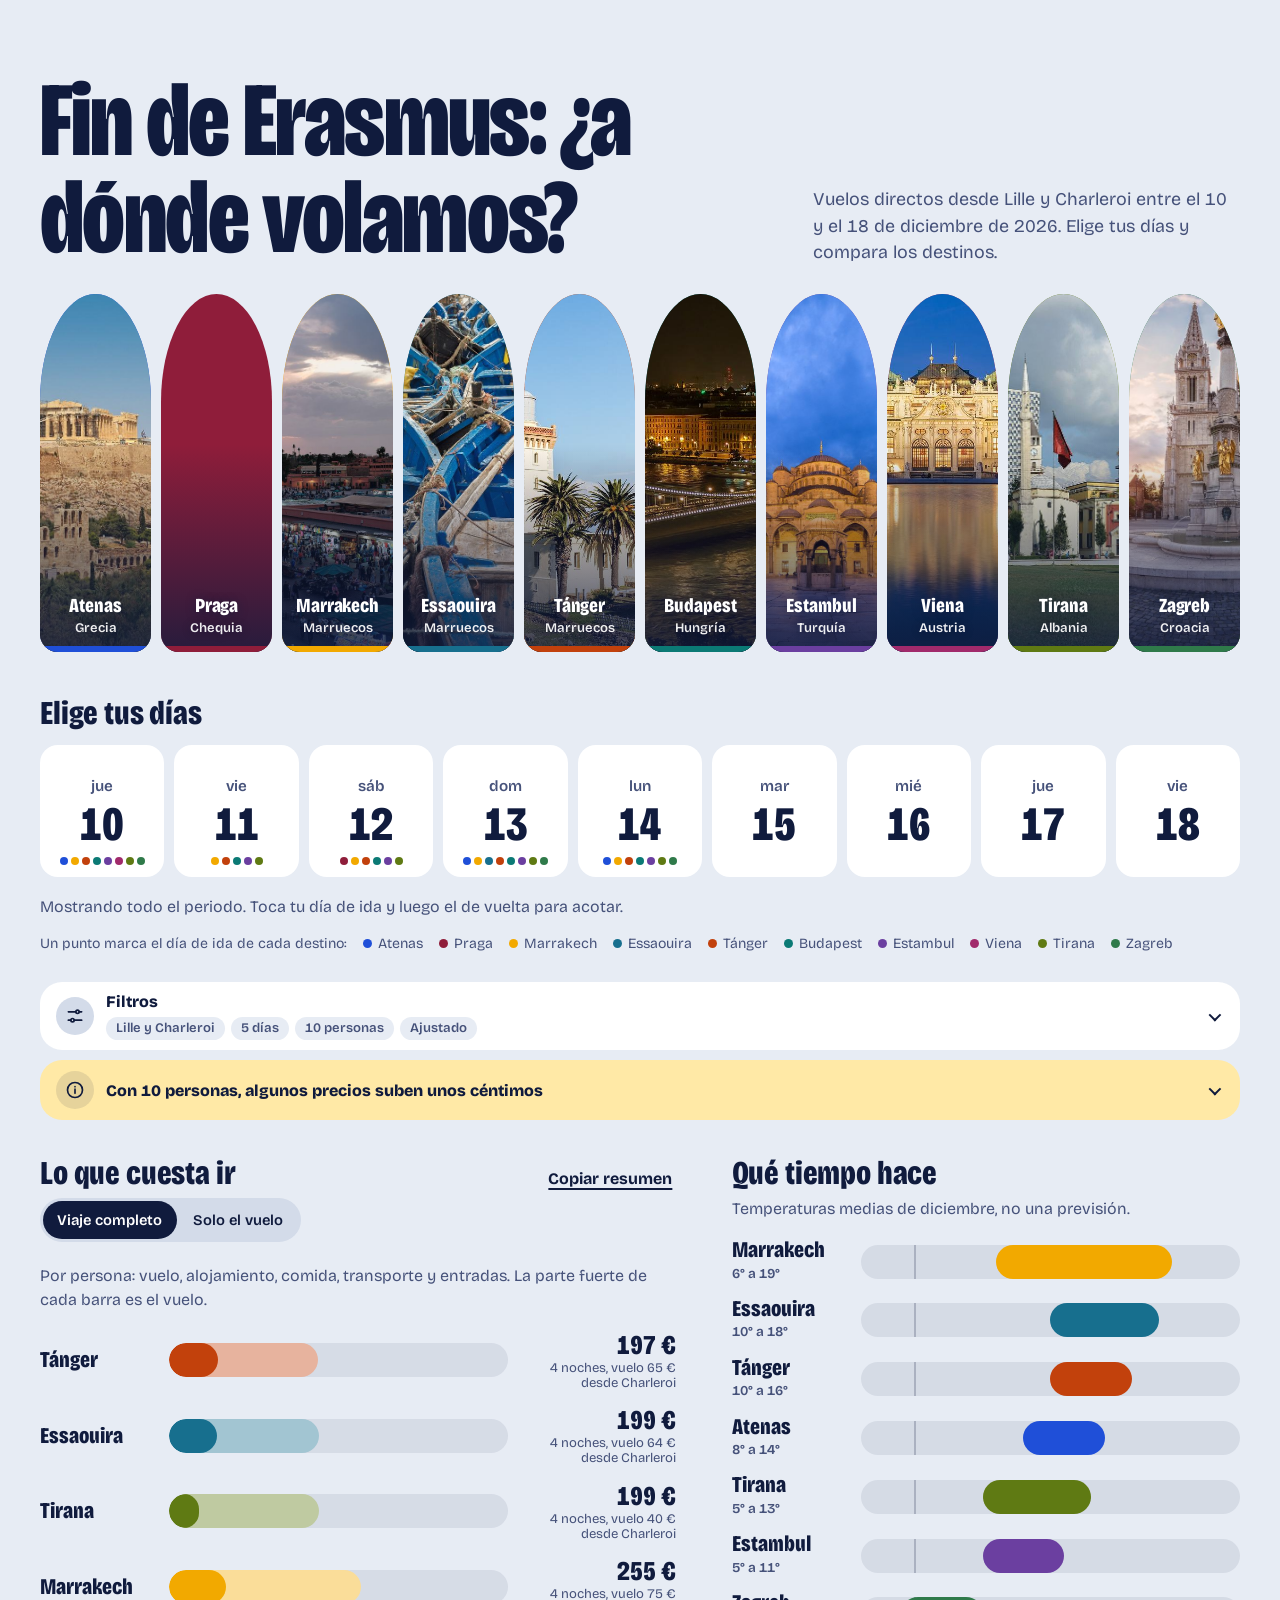
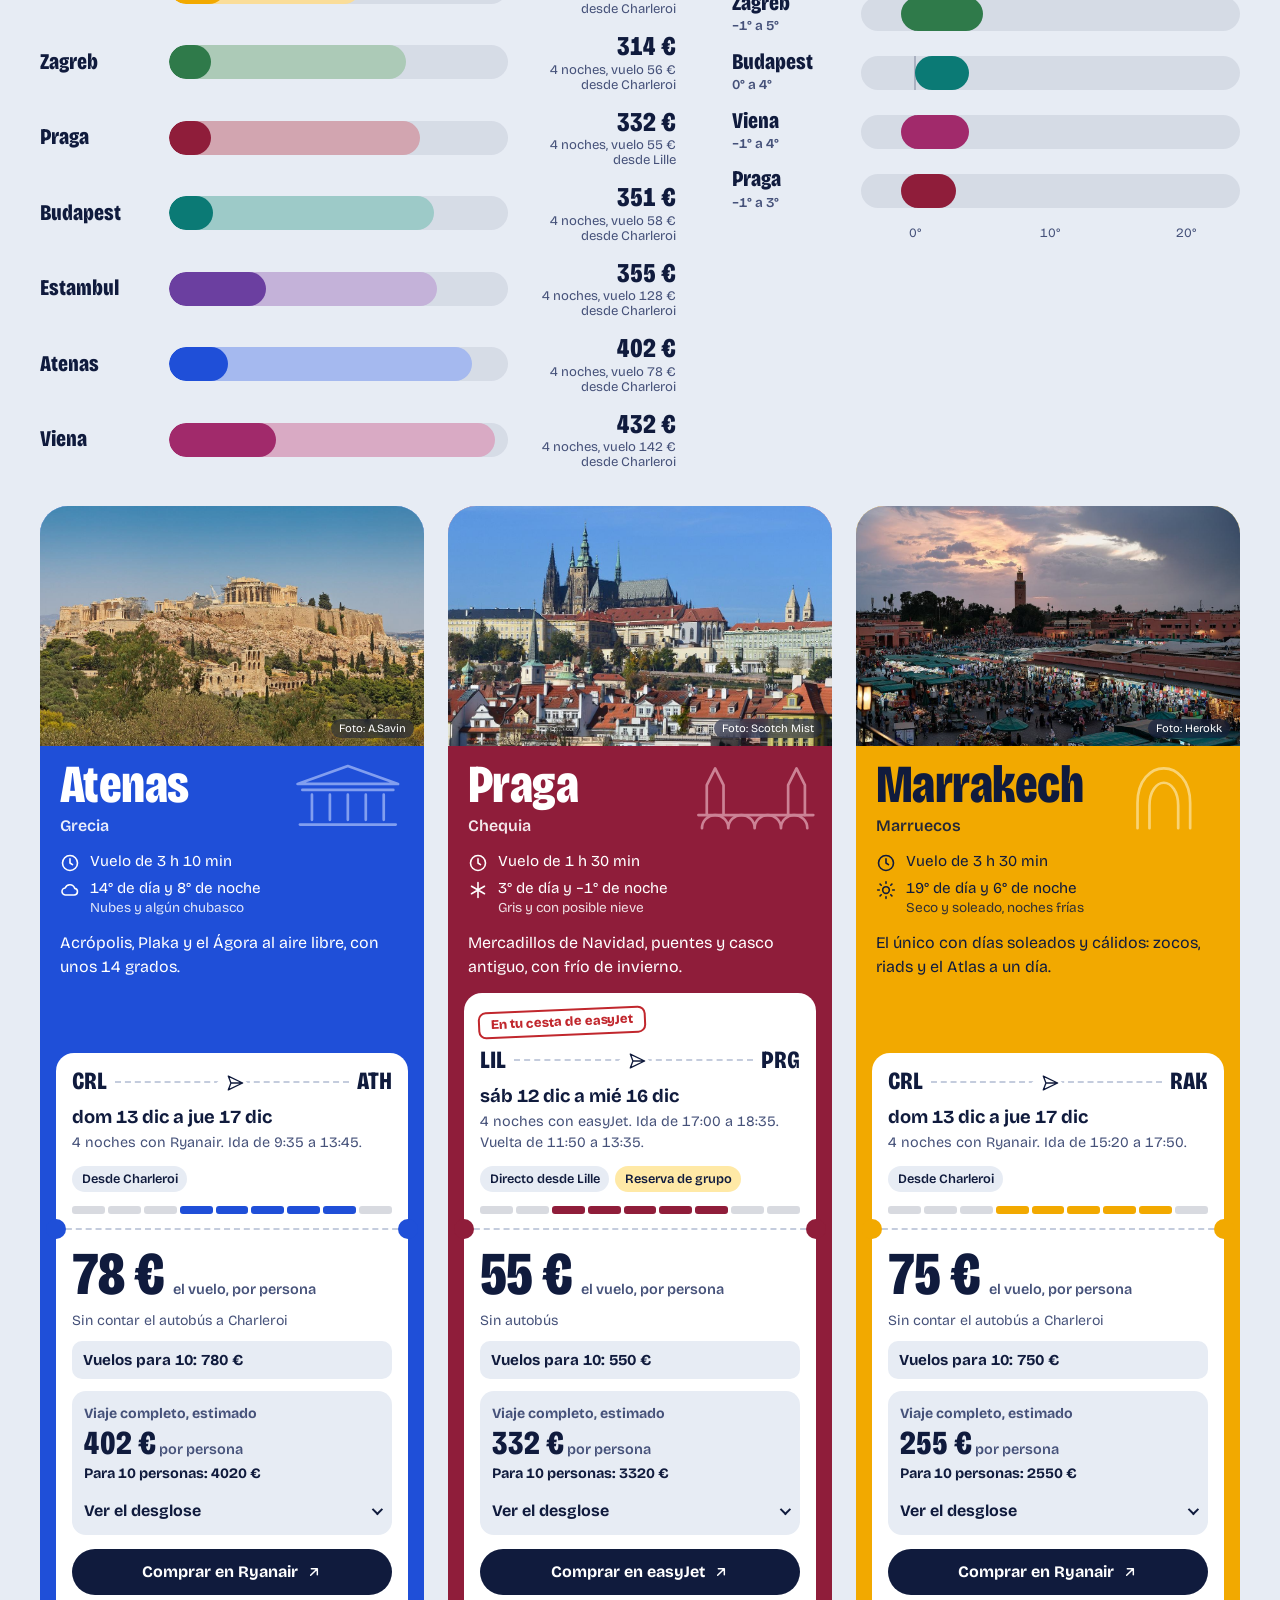
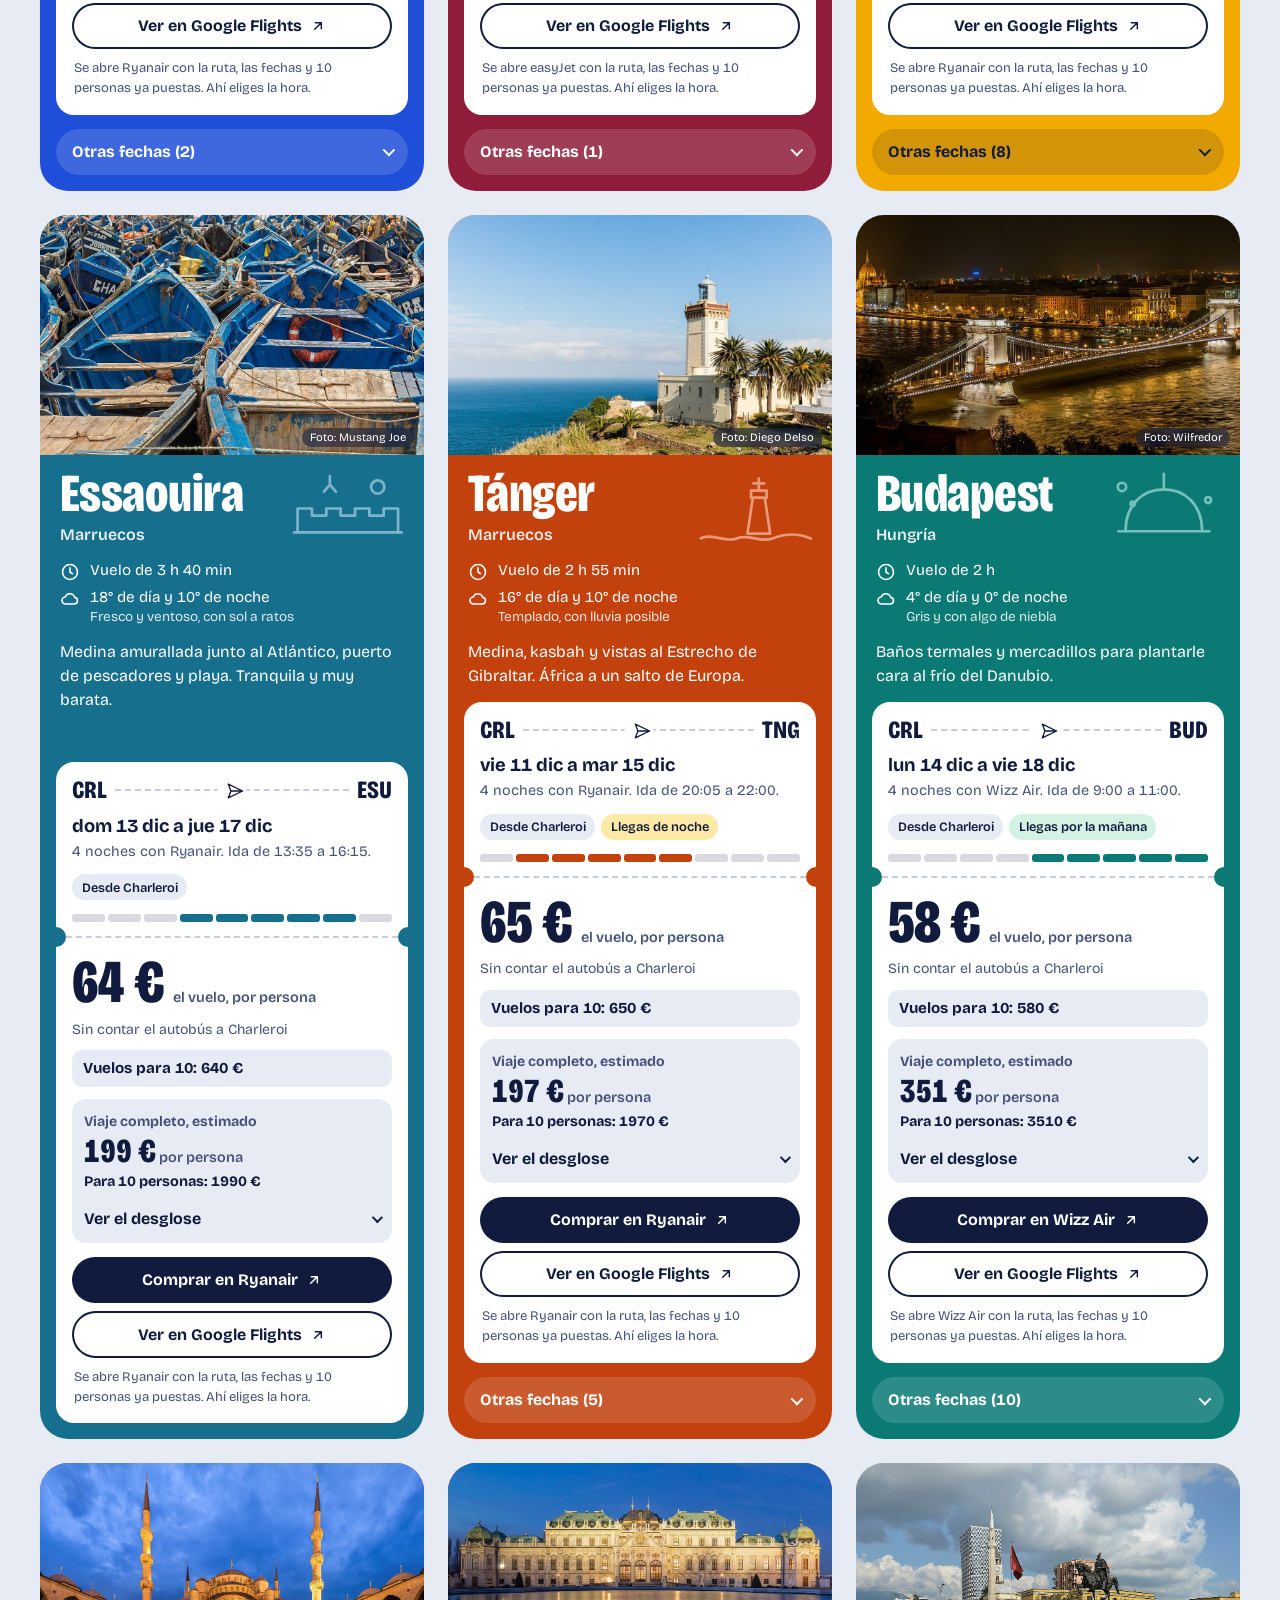
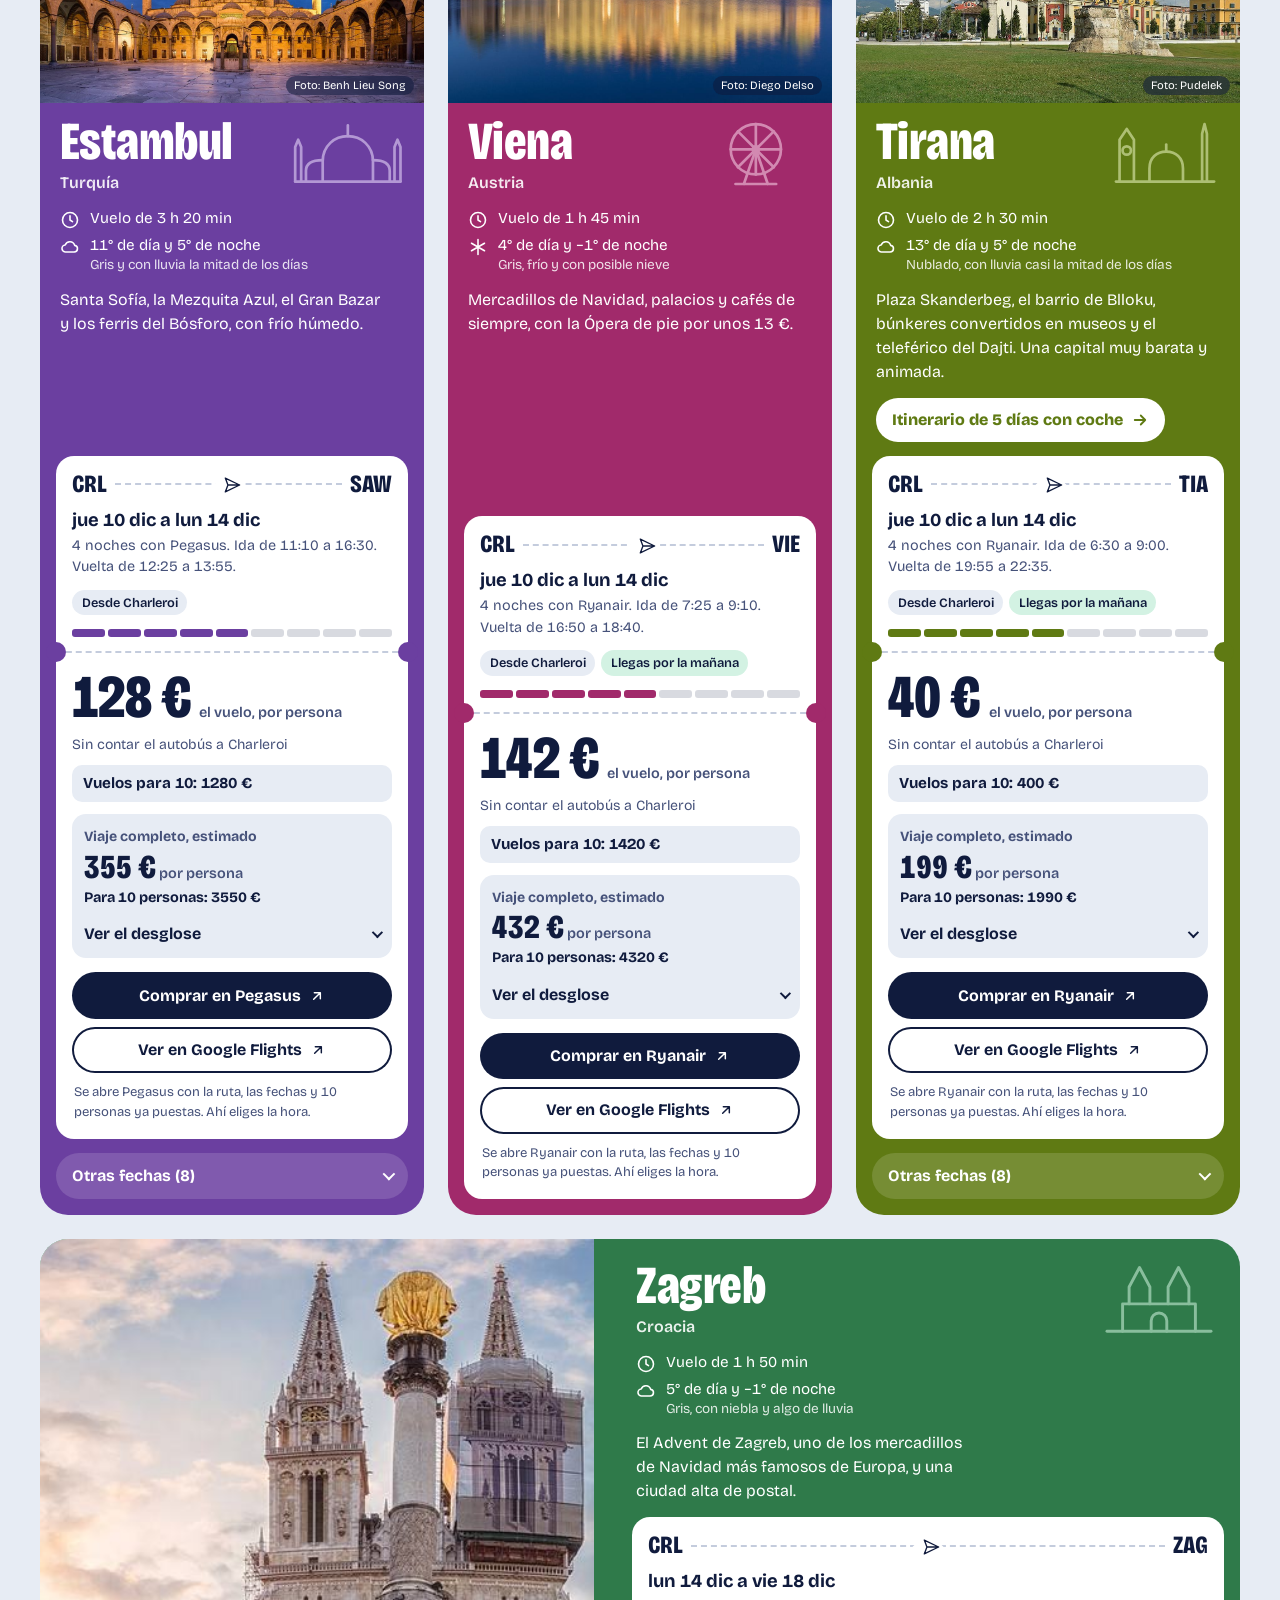
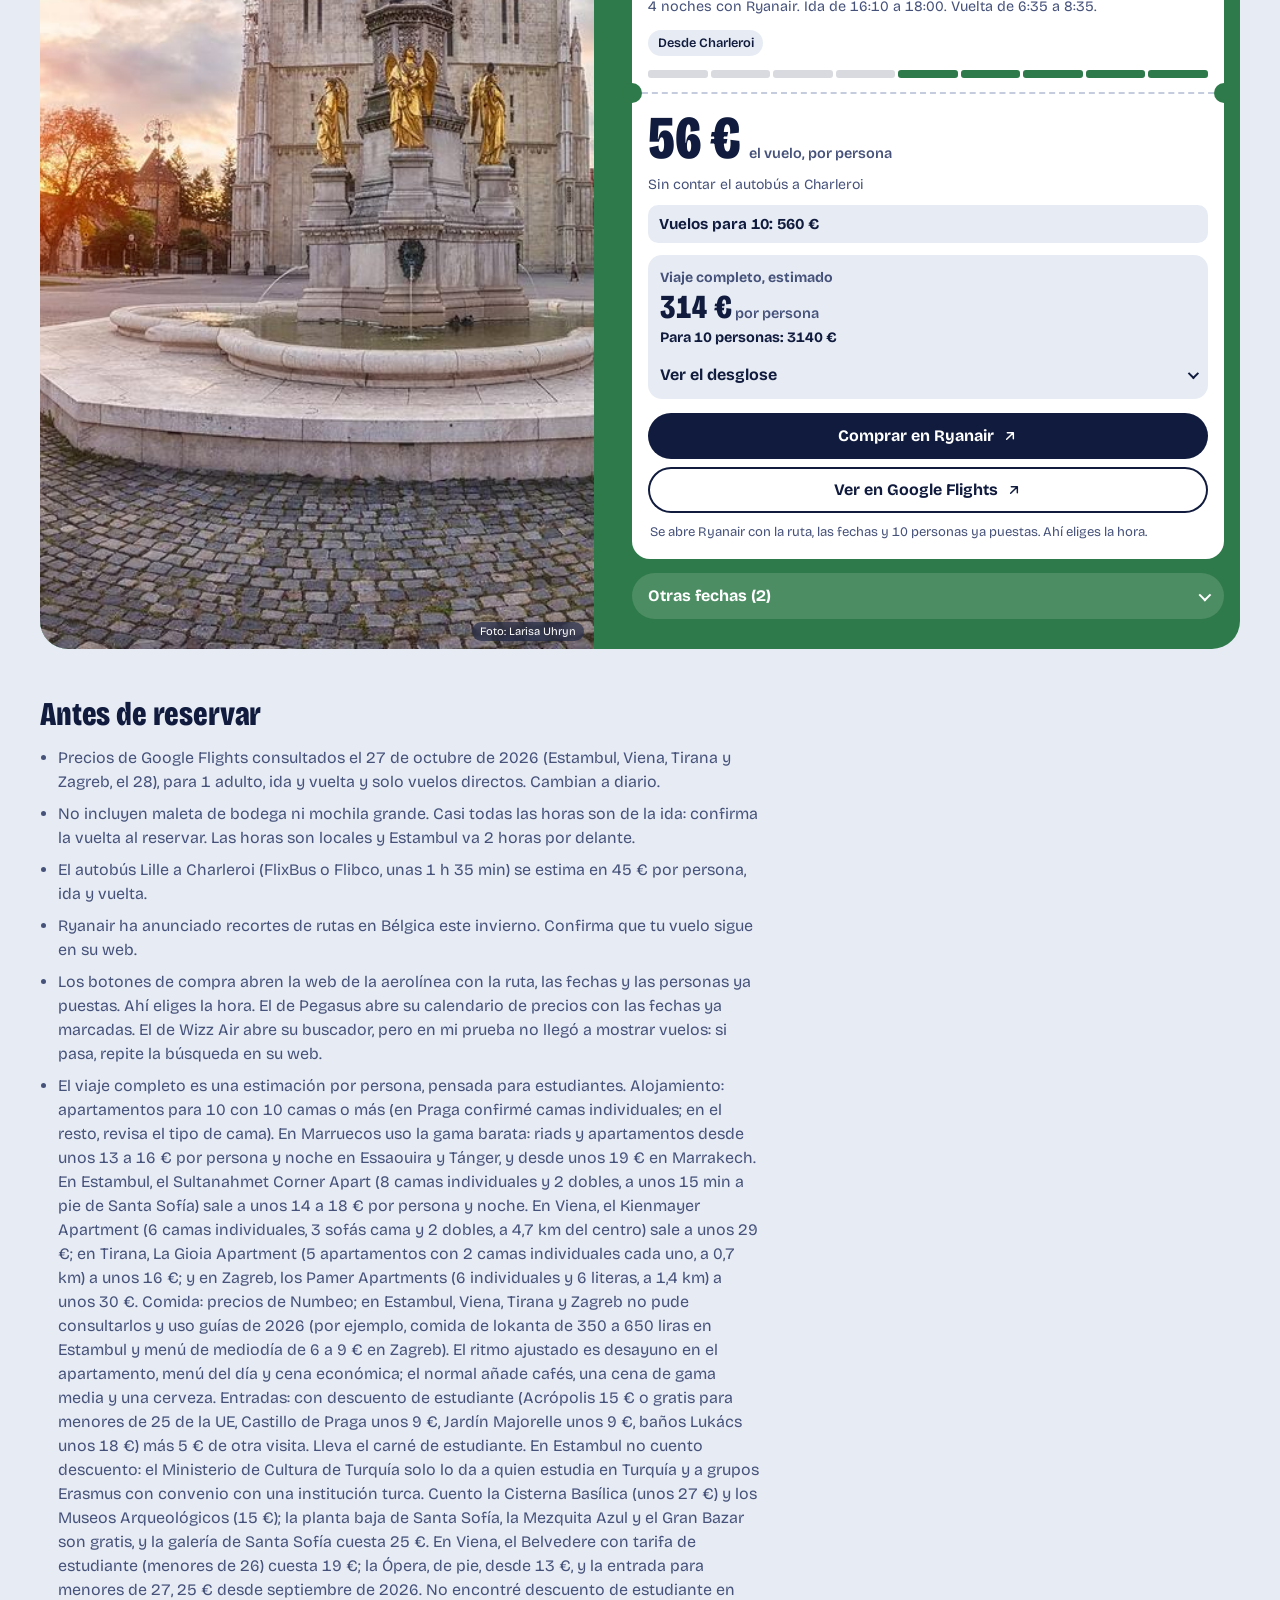
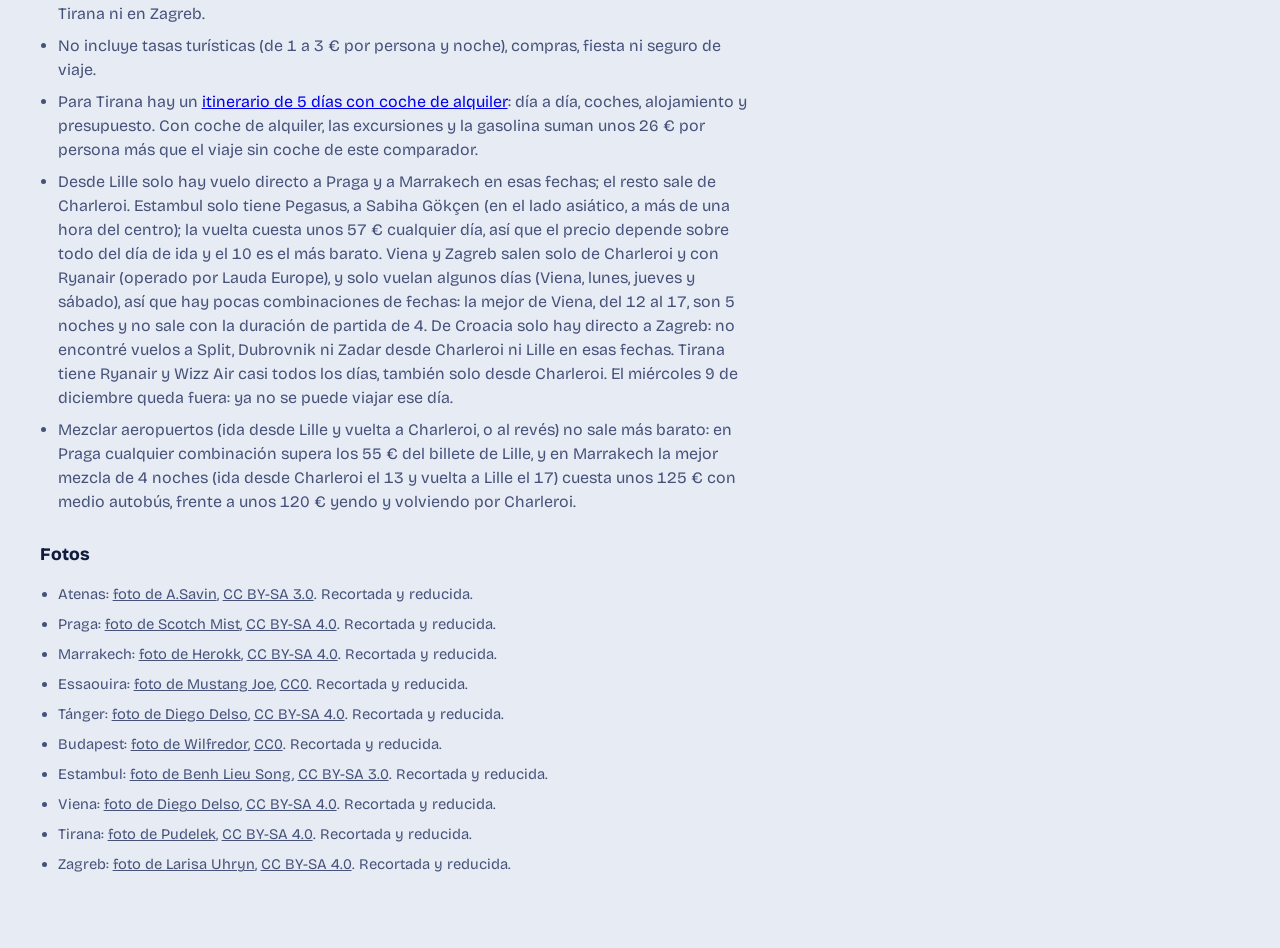
<file: index.html>
<!doctype html>
<html lang="es">
<head>
  <meta charset="utf-8">
  <meta name="viewport" content="width=device-width, initial-scale=1">
  <title>Fin de Erasmus: comparador de vuelos</title>
  <meta name="description" content="Compara vuelos directos desde Lille y Charleroi a Atenas, Praga, Marrakech, Essaouira, Tánger, Budapest, Estambul, Viena, Tirana y Zagreb entre el 10 y el 18 de diciembre de 2026.">
  <meta name="theme-color" content="#E7ECF4">
  <meta name="color-scheme" content="light">
  <link rel="icon" href="data:image/svg+xml,%3Csvg xmlns='http://www.w3.org/2000/svg' viewBox='0 0 32 32'%3E%3Crect width='16' height='16' fill='%231F4FD8'/%3E%3Crect x='16' width='16' height='16' fill='%238F1D3A'/%3E%3Crect y='16' width='16' height='16' fill='%23F2A900'/%3E%3Crect x='16' y='16' width='16' height='16' fill='%230B7A75'/%3E%3C/svg%3E">
  <link rel="preconnect" href="https://fonts.googleapis.com">
  <link rel="preconnect" href="https://fonts.gstatic.com" crossorigin>
  <link href="https://fonts.googleapis.com/css2?family=Bricolage+Grotesque:opsz,wdth,wght@12..96,75..100,200..800&display=swap" rel="stylesheet">
  <link rel="stylesheet" href="styles.css">
</head>
<body>
  <a class="skip" href="#resultados">Ir a los resultados</a>

  <header class="hero wrap">
    <h1>Fin de Erasmus: ¿a dónde volamos?</h1>
    <p class="hero__intro">Vuelos directos desde Lille y Charleroi entre el 10 y el 18 de diciembre de 2026. Elige tus días y compara los destinos.</p>
    <ul class="reel" id="reel" aria-label="Los seis destinos"></ul>
  </header>

  <main>
    <section class="when wrap" aria-labelledby="when-title">
      <h2 id="when-title" class="section-title">Elige tus días</h2>
      <ul class="ribbon" id="ribbon"></ul>
      <div class="when__foot">
        <p class="when__status" id="range-status" aria-live="polite"></p>
        <button class="link-btn" type="button" id="range-reset" data-action="clear-range" hidden>Todo el periodo</button>
      </div>
      <p class="legend" id="legend"></p>
    </section>

    <section class="filters wrap" aria-label="Filtros">
      <details class="drawer" id="filters-drawer">
        <summary>
          <span class="drawer__icon" aria-hidden="true"><svg viewBox="0 0 24 24"><path d="M4 7h9M17 7h3M4 17h3M11 17h9"/><circle cx="15" cy="7" r="2"/><circle cx="9" cy="17" r="2"/></svg></span>
          <span class="drawer__text">
            <span class="drawer__title">Filtros</span>
            <span class="chips" id="filters-now" aria-live="polite"></span>
          </span>
        </summary>
        <div class="filters__box">
          <div class="field">
            <span class="field__label" id="lbl-origin">Salgo desde</span>
            <div class="seg" role="radiogroup" aria-labelledby="lbl-origin" id="origin">
              <button type="button" role="radio" data-origin="both" aria-checked="true">Los dos</button>
              <button type="button" role="radio" data-origin="LIL" aria-checked="false">Solo Lille</button>
              <button type="button" role="radio" data-origin="CRL" aria-checked="false">Solo Charleroi</button>
            </div>
          </div>

          <div class="field">
            <span class="field__label" id="lbl-dur">Duración del viaje</span>
            <div class="seg seg--multi" role="group" aria-labelledby="lbl-dur" id="durations">
              <button type="button" data-dur="4" aria-pressed="false">4 días</button>
              <button type="button" data-dur="5" aria-pressed="true">5 días</button>
              <button type="button" data-dur="6" aria-pressed="false">6 días o más</button>
            </div>
          </div>

          <div class="field">
            <span class="field__label" id="lbl-people">Personas</span>
            <div class="step" role="group" aria-labelledby="lbl-people">
              <button type="button" data-action="people-minus" aria-label="Una persona menos">
                <svg viewBox="0 0 24 24" aria-hidden="true"><path d="M5 12h14"/></svg>
              </button>
              <output id="people" aria-live="polite">10</output>
              <button type="button" data-action="people-plus" aria-label="Una persona más">
                <svg viewBox="0 0 24 24" aria-hidden="true"><path d="M5 12h14M12 5v14"/></svg>
              </button>
            </div>
          </div>

          <div class="field">
            <span class="field__label" id="lbl-pace">Comida y salidas</span>
            <div class="seg" role="radiogroup" aria-labelledby="lbl-pace" id="pace">
              <button type="button" role="radio" data-pace="ajustado" aria-checked="true">Ajustado</button>
              <button type="button" role="radio" data-pace="normal" aria-checked="false">Normal</button>
            </div>
            <span class="field__help" id="pace-help">Ajustado: desayuno en casa, menú del día y cena barata.</span>
          </div>

          <div class="field field--switch">
            <button type="button" class="switch" role="switch" aria-checked="false" id="bus" aria-describedby="bus-help">
              <span class="switch__track" aria-hidden="true"><span class="switch__knob"></span></span>
              <span class="switch__text">Sumar el autobús a Charleroi</span>
            </button>
            <span class="field__help" id="bus-help">Unos 45 € por persona, ida y vuelta.</span>
          </div>
        </div>
      </details>
      <details class="drawer drawer--note" id="group-note" hidden>
        <summary>
          <span class="drawer__icon" aria-hidden="true"><svg viewBox="0 0 24 24"><circle cx="12" cy="12" r="9"/><path d="M12 11v5M12 8h.01"/></svg></span>
          <span class="drawer__text">
            <span class="drawer__title">Con 10 personas, algunos precios suben unos céntimos</span>
          </span>
        </summary>
        <p>Con 10 personas, easyJet trata la reserva como grupo. Al comprobarlo hoy, Praga salía a 55,29 € por persona (29,30 € la ida y 25,99 € la vuelta) en lugar de 54,94 €. En Ryanair, con 10 personas la tarifa más barata se agota antes: la ida a Budapest del 13 pasó de 29,99 € a 30,99 €. Pegasus avisa de que, con más de un pasajero, el precio puede subir si no queda sitio en su tarifa más barata.</p>
      </details>
    </section>

    <section class="summary wrap" id="resultados" aria-label="Resumen">
      <div class="summary__col">
        <div class="summary__head">
          <h2 class="section-title">Lo que cuesta ir</h2>
          <button class="link-btn" type="button" data-action="copy">Copiar resumen</button>
        </div>
        <div class="seg seg--small" role="radiogroup" aria-label="Qué precio comparar" id="view">
          <button type="button" role="radio" data-view="trip" aria-checked="true">Viaje completo</button>
          <button type="button" role="radio" data-view="flight" aria-checked="false">Solo el vuelo</button>
        </div>
        <p class="summary__note" id="bars-note"></p>
        <ul class="bars" id="bars"></ul>
      </div>
      <div class="summary__col">
        <h2 class="section-title">Qué tiempo hace</h2>
        <p class="summary__note">Temperaturas medias de diciembre, no una previsión.</p>
        <ul class="temps" id="temps"></ul>
      </div>
    </section>

    <section class="wrap" aria-label="Destinos">
      <div class="posters" id="posters"></div>
    </section>

    <section class="notes wrap" aria-labelledby="notes-title">
      <h2 id="notes-title" class="section-title">Antes de reservar</h2>
      <ul class="notes__list">
        <li>Precios de Google Flights consultados el <span id="checked"></span>, para 1 adulto, ida y vuelta y solo vuelos directos. Cambian a diario.</li>
        <li>No incluyen maleta de bodega ni mochila grande. Casi todas las horas son de la ida: confirma la vuelta al reservar. Las horas son locales y Estambul va 2 horas por delante.</li>
        <li>El autobús Lille a Charleroi (FlixBus o Flibco, unas 1 h 35 min) se estima en 45 € por persona, ida y vuelta.</li>
        <li>Ryanair ha anunciado recortes de rutas en Bélgica este invierno. Confirma que tu vuelo sigue en su web.</li>
        <li>Los botones de compra abren la web de la aerolínea con la ruta, las fechas y las personas ya puestas. Ahí eliges la hora. El de Pegasus abre su calendario de precios con las fechas ya marcadas. El de Wizz Air abre su buscador, pero en mi prueba no llegó a mostrar vuelos: si pasa, repite la búsqueda en su web.</li>
        <li>El viaje completo es una estimación por persona, pensada para estudiantes. Alojamiento: apartamentos para 10 con 10 camas o más (en Praga confirmé camas individuales; en el resto, revisa el tipo de cama). En Marruecos uso la gama barata: riads y apartamentos desde unos 13 a 16 € por persona y noche en Essaouira y Tánger, y desde unos 19 € en Marrakech. En Estambul, el Sultanahmet Corner Apart (8 camas individuales y 2 dobles, a unos 15 min a pie de Santa Sofía) sale a unos 14 a 18 € por persona y noche. En Viena, el Kienmayer Apartment (6 camas individuales, 3 sofás cama y 2 dobles, a 4,7 km del centro) sale a unos 29 €; en Tirana, La Gioia Apartment (5 apartamentos con 2 camas individuales cada uno, a 0,7 km) a unos 16 €; y en Zagreb, los Pamer Apartments (6 individuales y 6 literas, a 1,4 km) a unos 30 €. Comida: precios de Numbeo; en Estambul, Viena, Tirana y Zagreb no pude consultarlos y uso guías de 2026 (por ejemplo, comida de lokanta de 350 a 650 liras en Estambul y menú de mediodía de 6 a 9 € en Zagreb). El ritmo ajustado es desayuno en el apartamento, menú del día y cena económica; el normal añade cafés, una cena de gama media y una cerveza. Entradas: con descuento de estudiante (Acrópolis 15 € o gratis para menores de 25 de la UE, Castillo de Praga unos 9 €, Jardín Majorelle unos 9 €, baños Lukács unos 18 €) más 5 € de otra visita. Lleva el carné de estudiante. En Estambul no cuento descuento: el Ministerio de Cultura de Turquía solo lo da a quien estudia en Turquía y a grupos Erasmus con convenio con una institución turca. Cuento la Cisterna Basílica (unos 27 €) y los Museos Arqueológicos (15 €); la planta baja de Santa Sofía, la Mezquita Azul y el Gran Bazar son gratis, y la galería de Santa Sofía cuesta 25 €. En Viena, el Belvedere con tarifa de estudiante (menores de 26) cuesta 19 €; la Ópera, de pie, desde 13 €, y la entrada para menores de 27, 25 € desde septiembre de 2026. No encontré descuento de estudiante en Tirana ni en Zagreb.</li>
        <li>No incluye tasas turísticas (de 1 a 3 € por persona y noche), compras, fiesta ni seguro de viaje.</li>
        <li>Para Tirana hay un <a href="itinerario-tirana.html">itinerario de 5 días con coche de alquiler</a>: día a día, coches, alojamiento y presupuesto. Con coche de alquiler, las excursiones y la gasolina suman unos 26 € por persona más que el viaje sin coche de este comparador.</li>
        <li>Desde Lille solo hay vuelo directo a Praga y a Marrakech en esas fechas; el resto sale de Charleroi. Estambul solo tiene Pegasus, a Sabiha Gökçen (en el lado asiático, a más de una hora del centro); la vuelta cuesta unos 57 € cualquier día, así que el precio depende sobre todo del día de ida y el 10 es el más barato. Viena y Zagreb salen solo de Charleroi y con Ryanair (operado por Lauda Europe), y solo vuelan algunos días (Viena, lunes, jueves y sábado), así que hay pocas combinaciones de fechas: la mejor de Viena, del 12 al 17, son 5 noches y no sale con la duración de partida de 4. De Croacia solo hay directo a Zagreb: no encontré vuelos a Split, Dubrovnik ni Zadar desde Charleroi ni Lille en esas fechas. Tirana tiene Ryanair y Wizz Air casi todos los días, también solo desde Charleroi. El miércoles 9 de diciembre queda fuera: ya no se puede viajar ese día.</li>
        <li>Mezclar aeropuertos (ida desde Lille y vuelta a Charleroi, o al revés) no sale más barato: en Praga cualquier combinación supera los 55 € del billete de Lille, y en Marrakech la mejor mezcla de 4 noches (ida desde Charleroi el 13 y vuelta a Lille el 17) cuesta unos 125 € con medio autobús, frente a unos 120 € yendo y volviendo por Charleroi.</li>
      </ul>
      <h3 class="notes__sub">Fotos</h3>
      <ul class="notes__list credits" id="credits"></ul>
    </section>
  </main>

  <div class="toast" id="toast" role="status" aria-live="polite"></div>

  <script src="data.js"></script>
  <script src="app.js"></script>
</body>
</html>
</file>
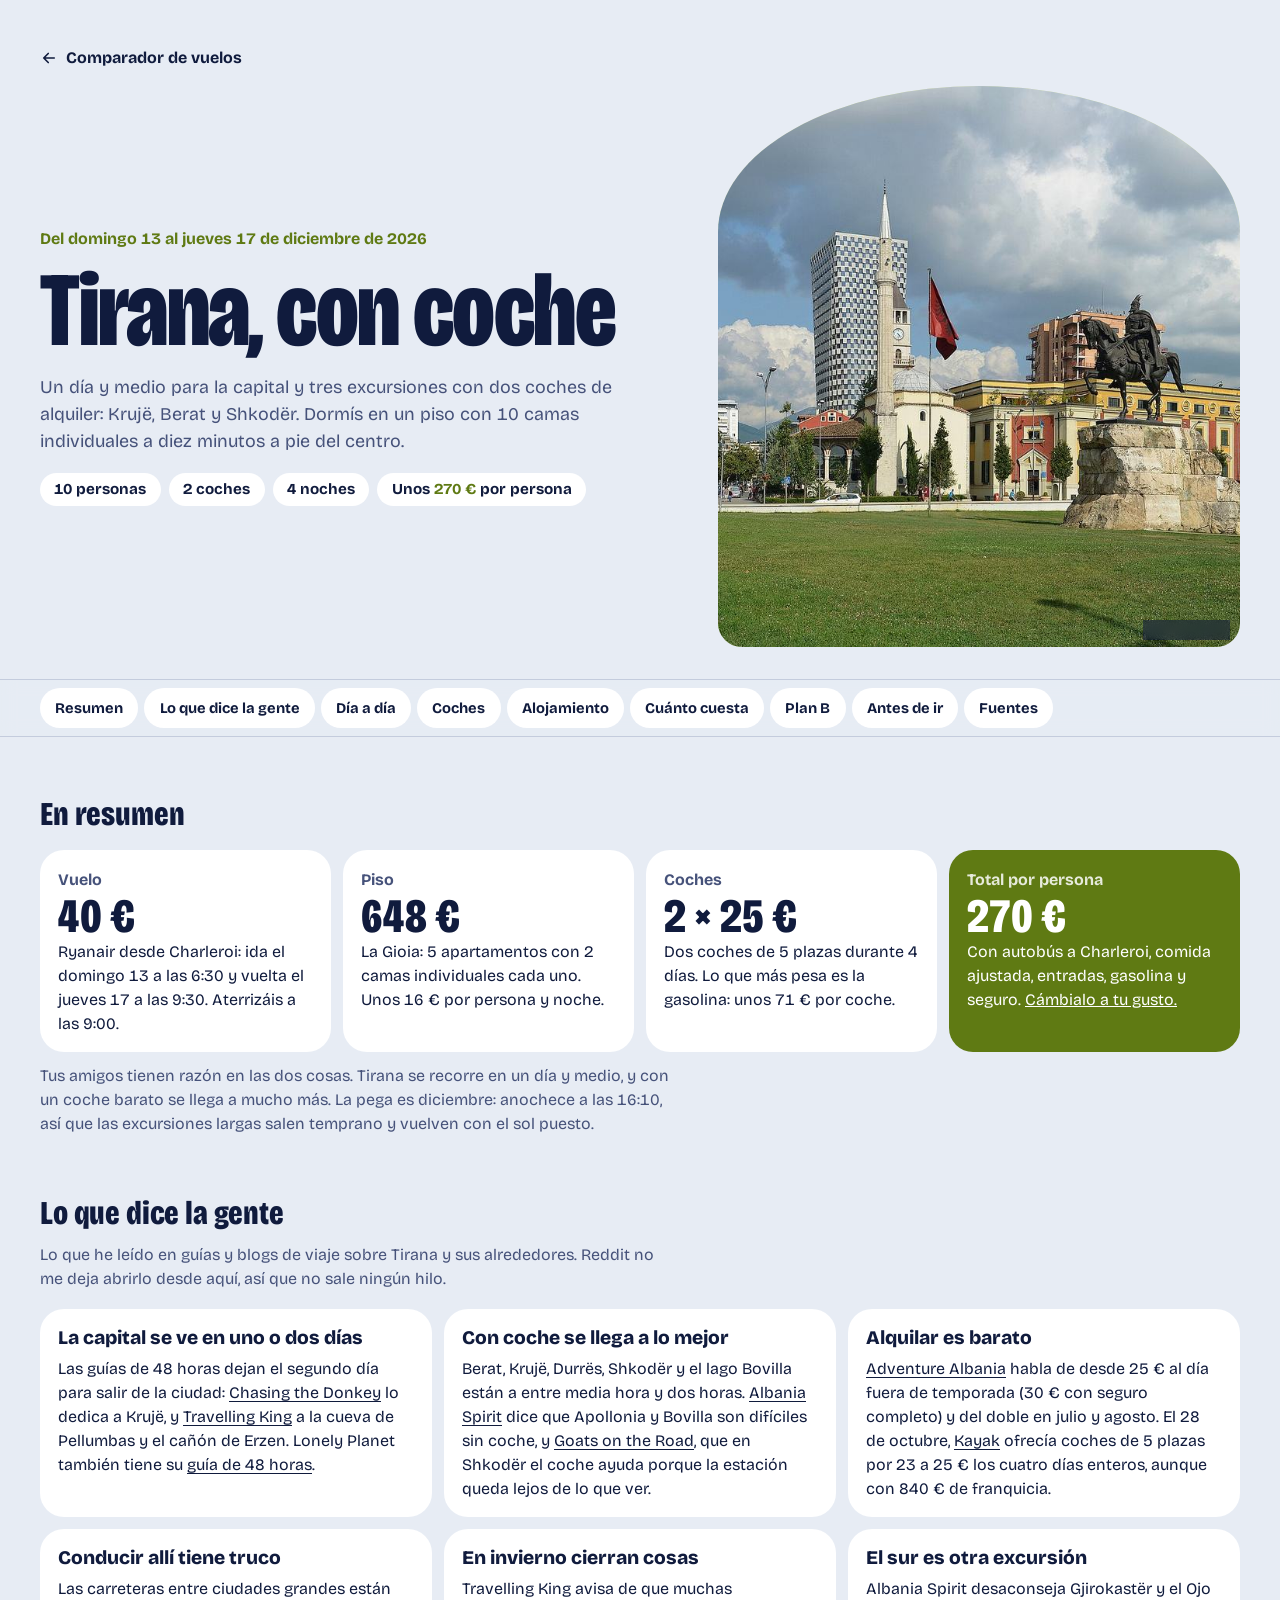
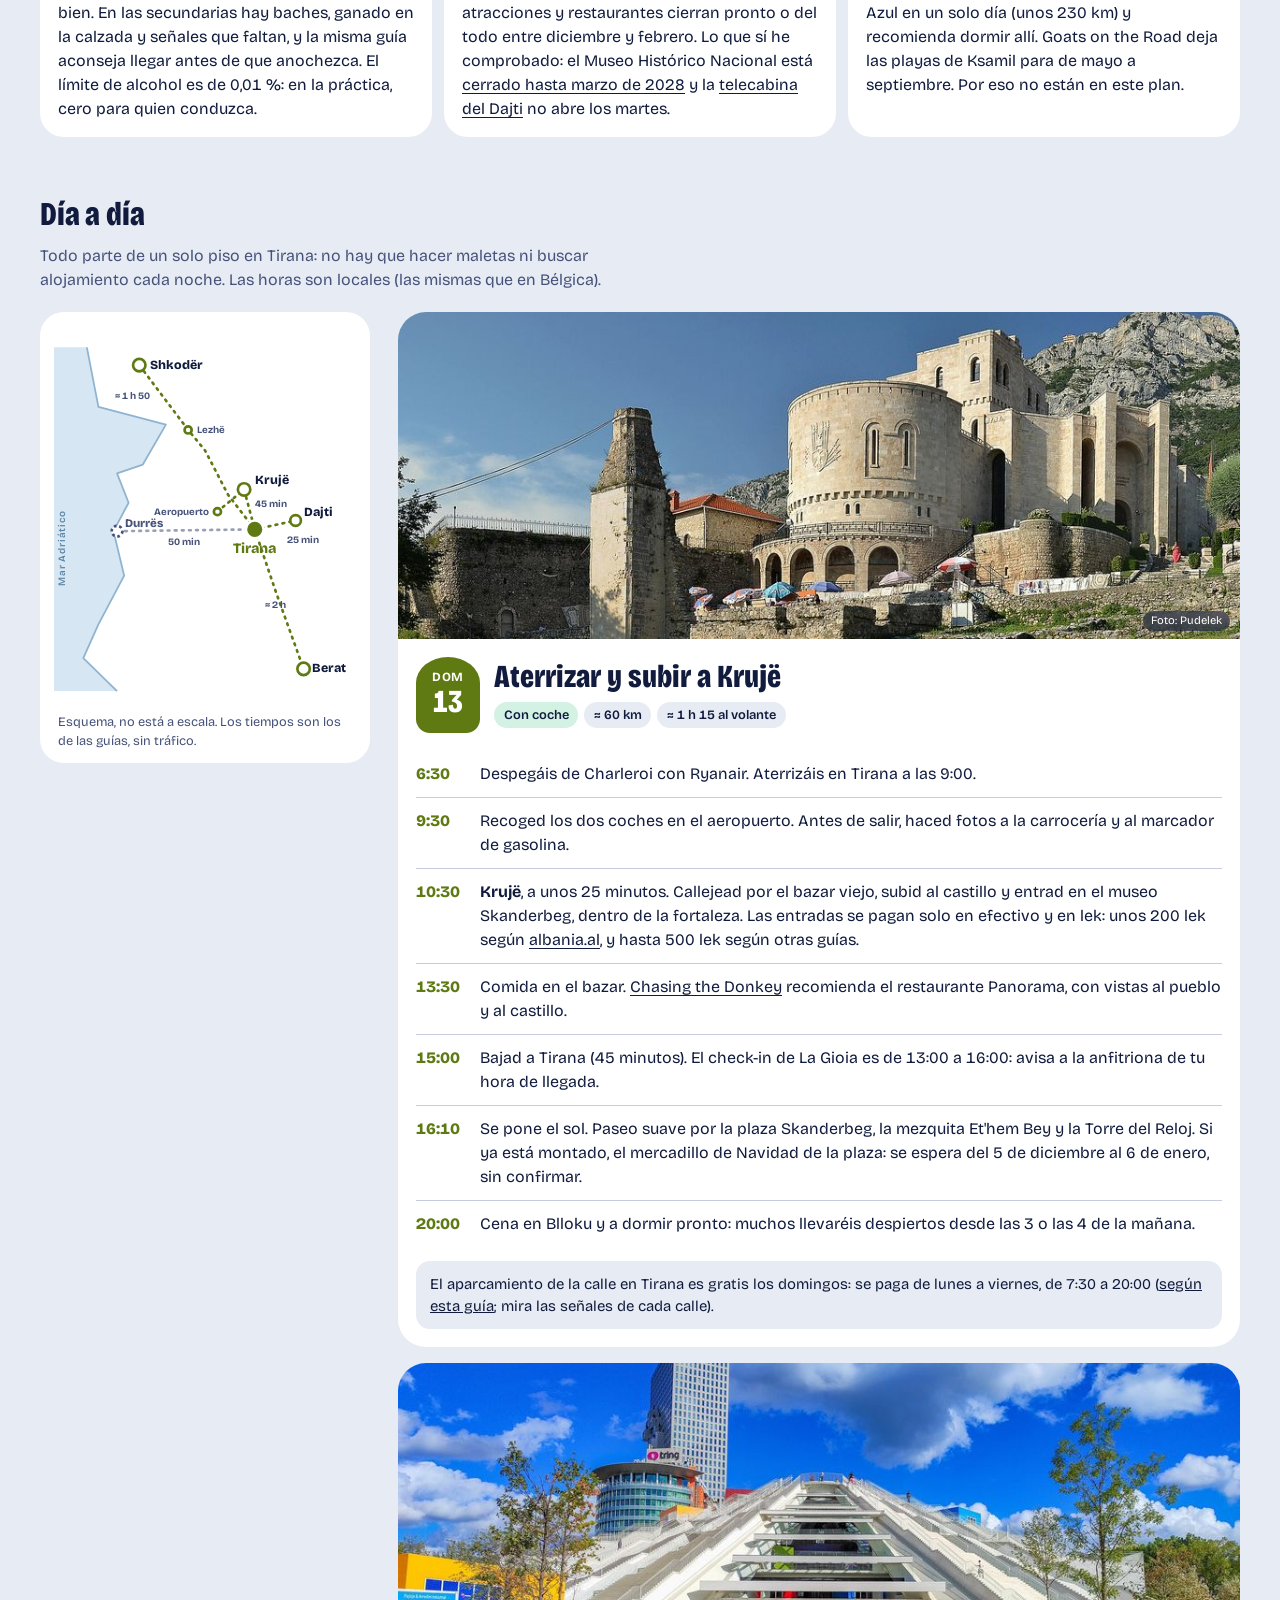
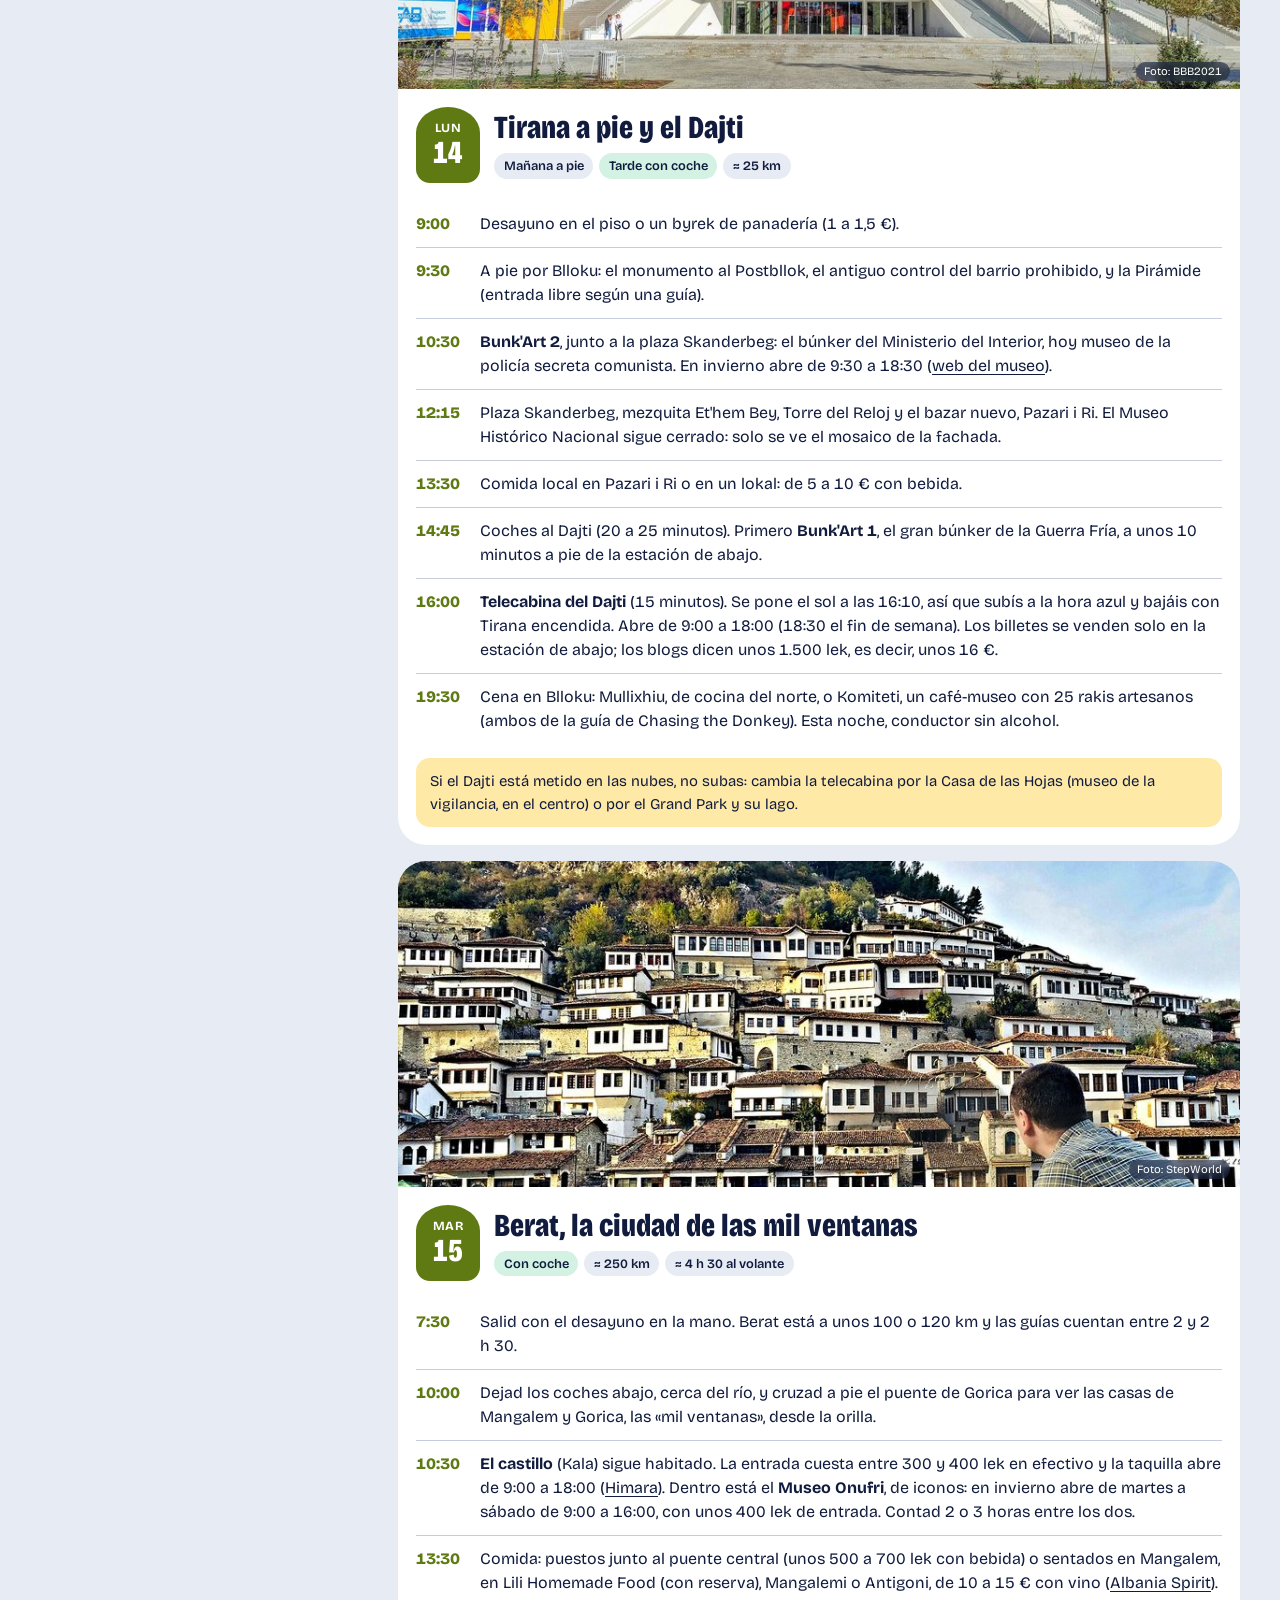
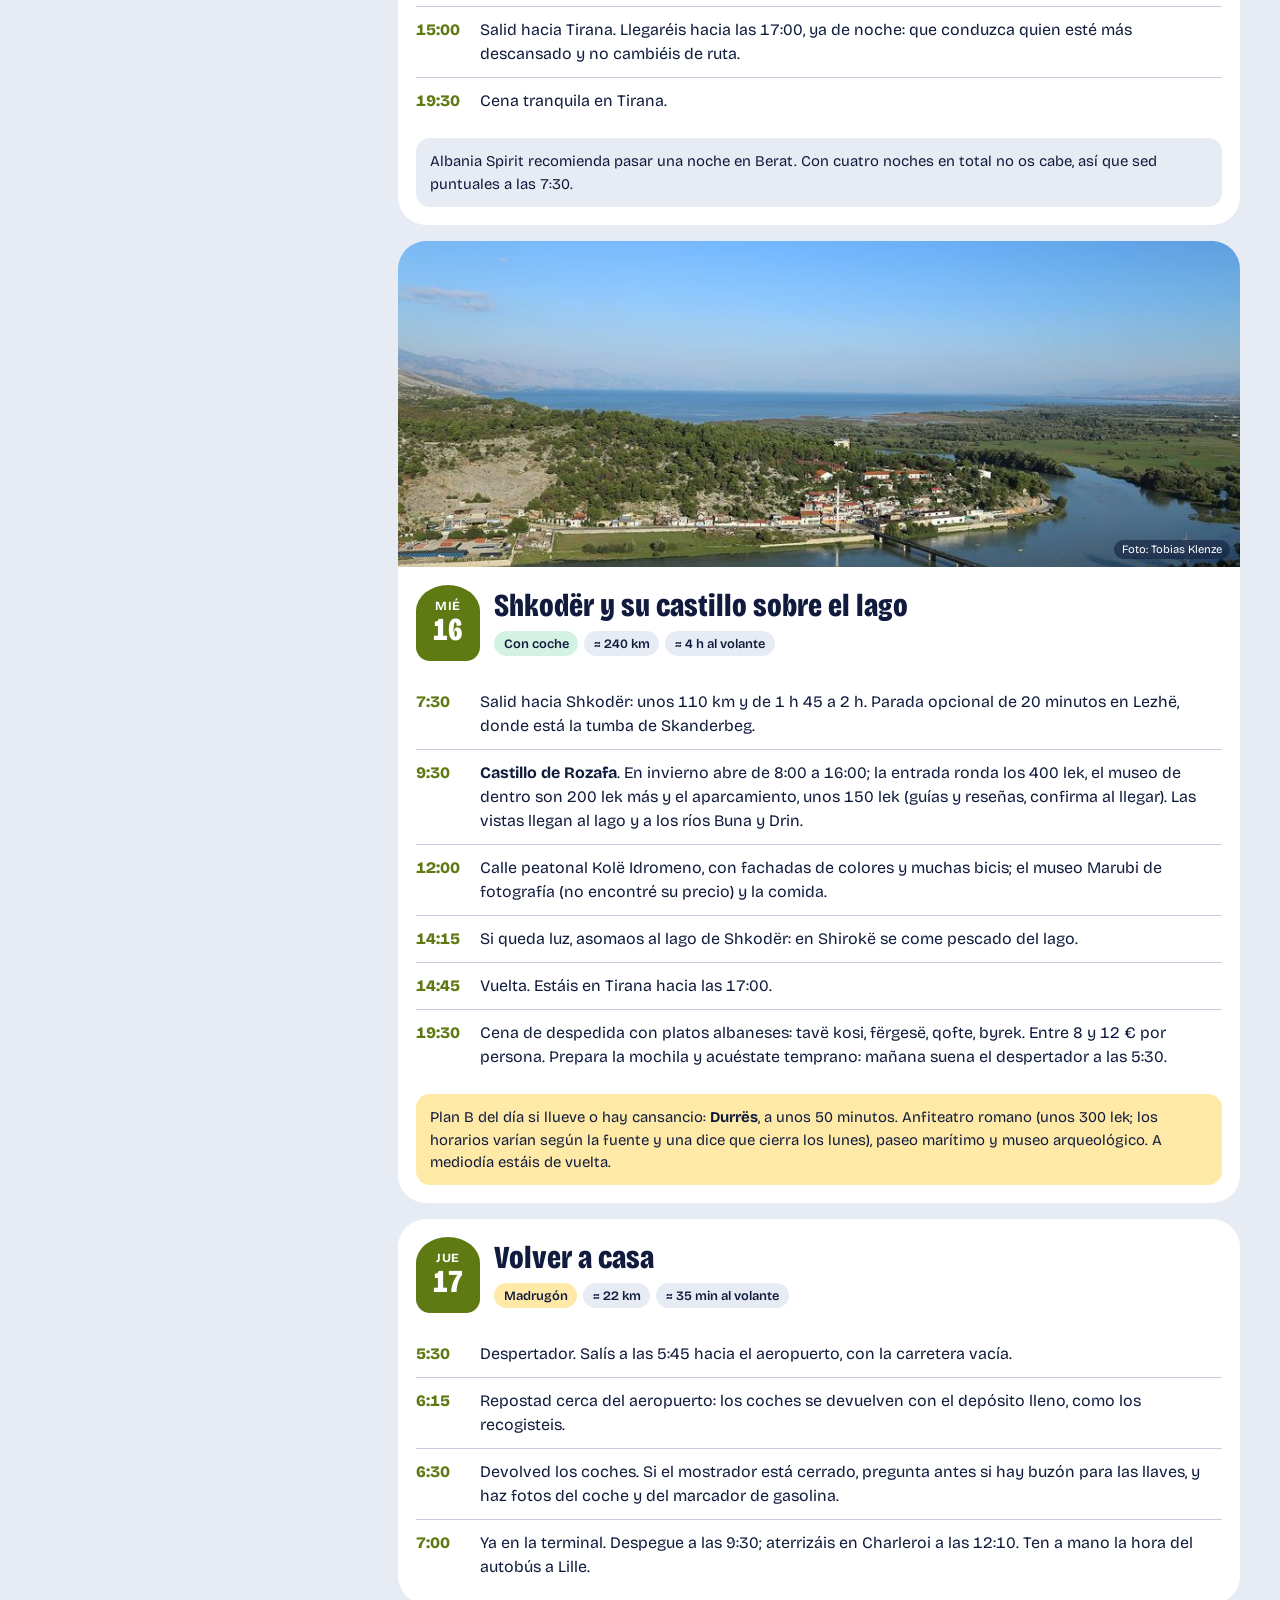
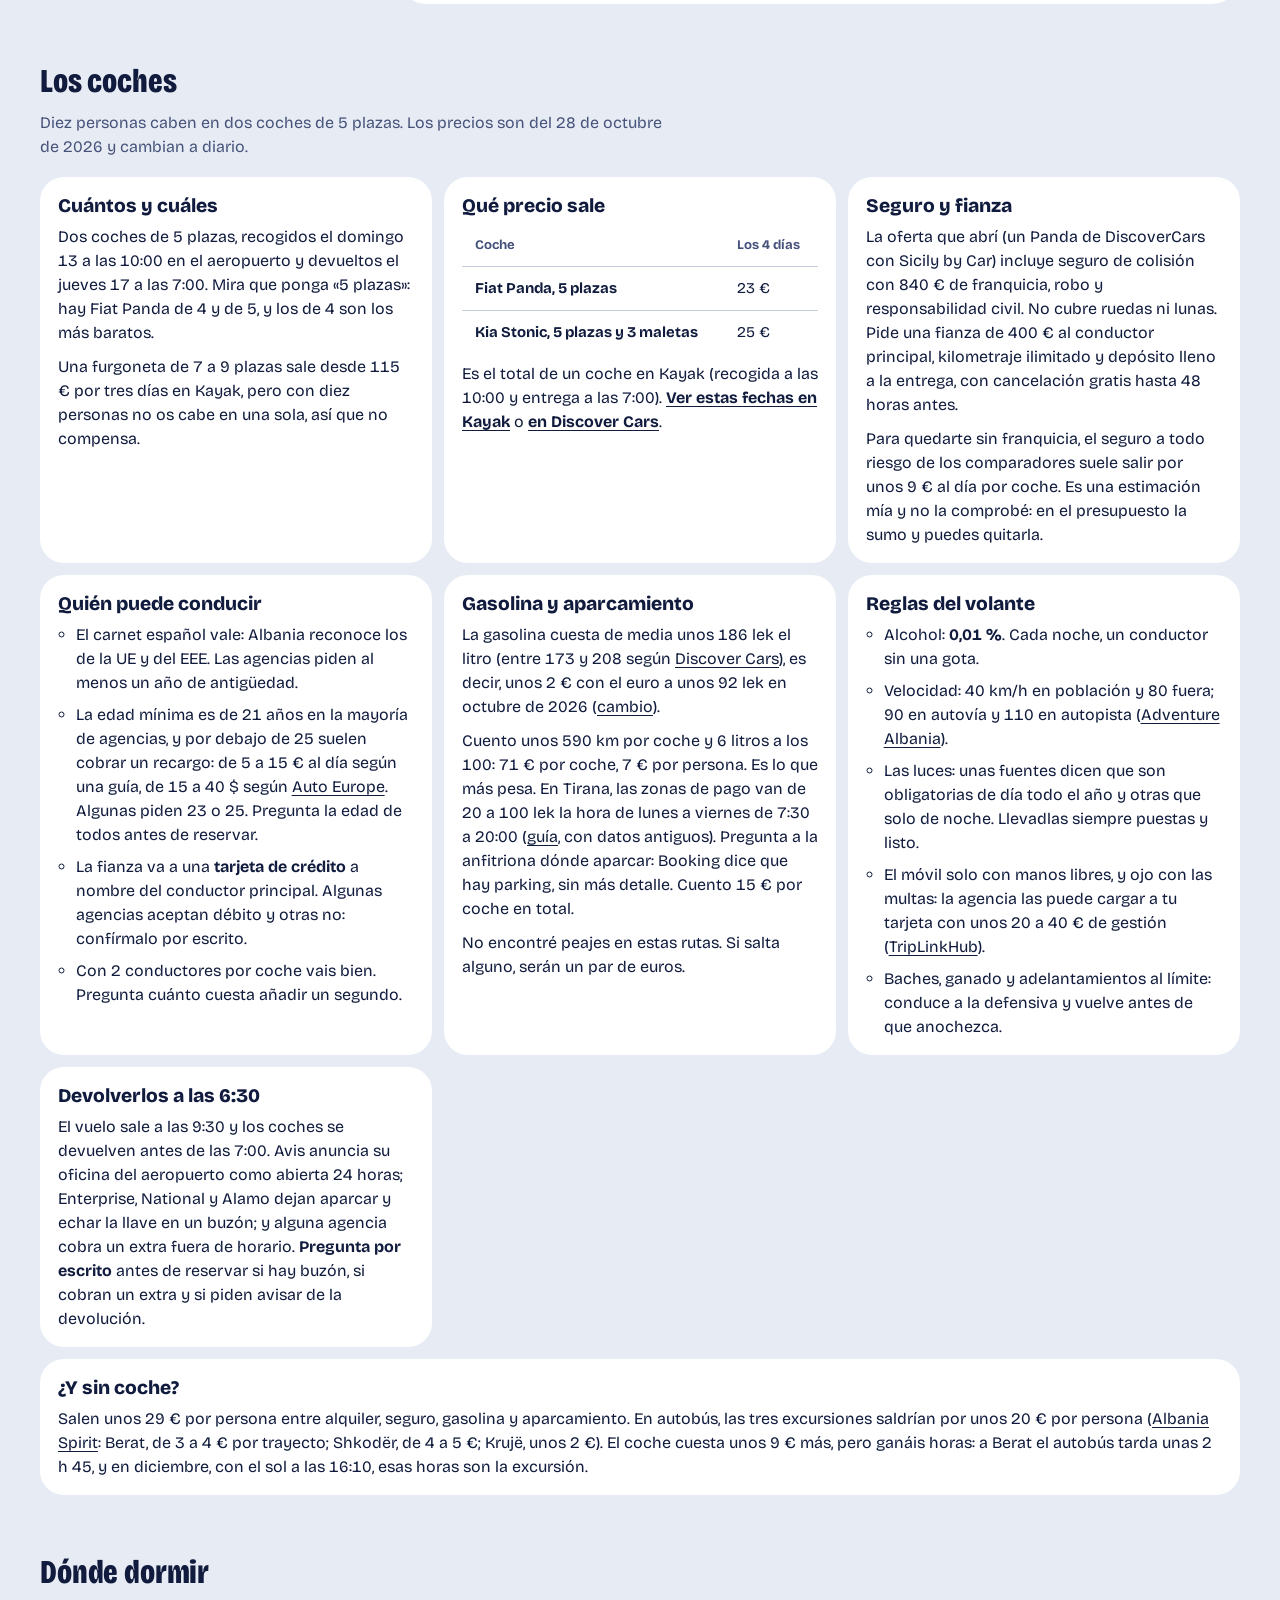
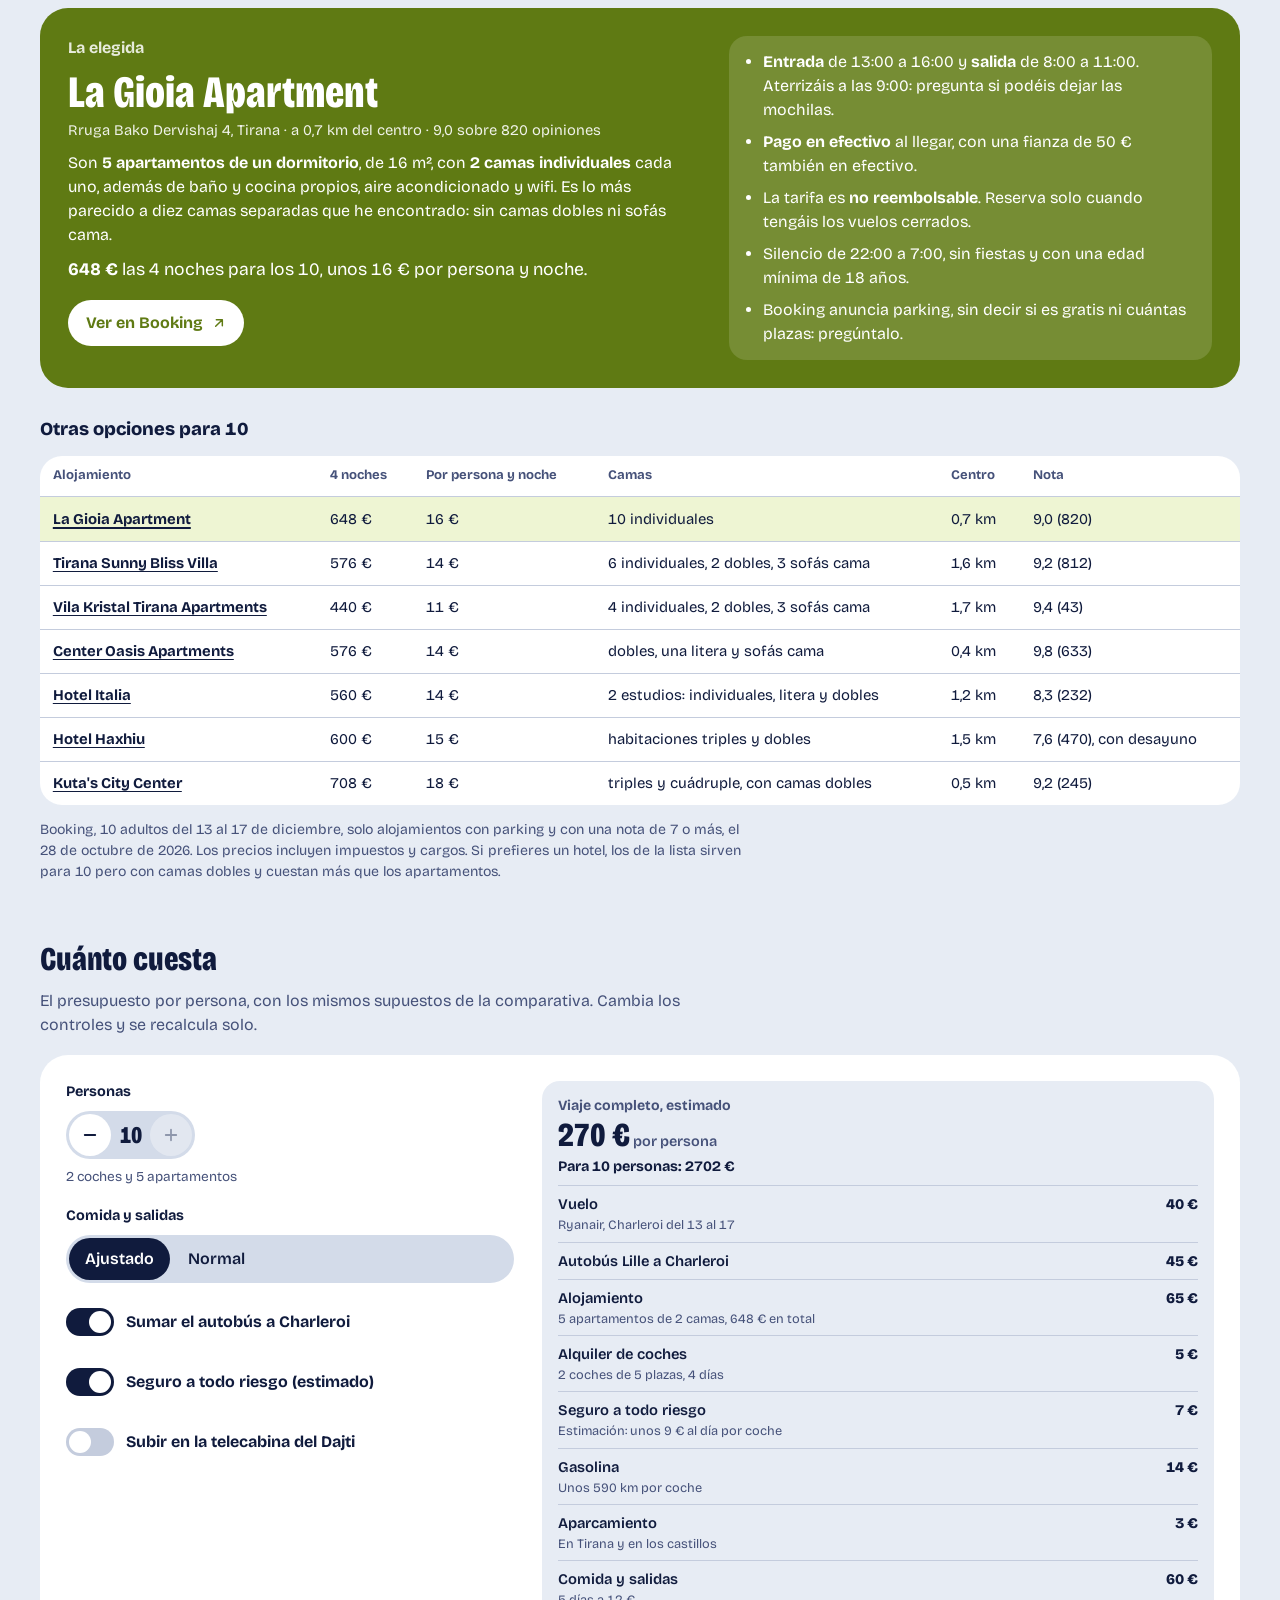
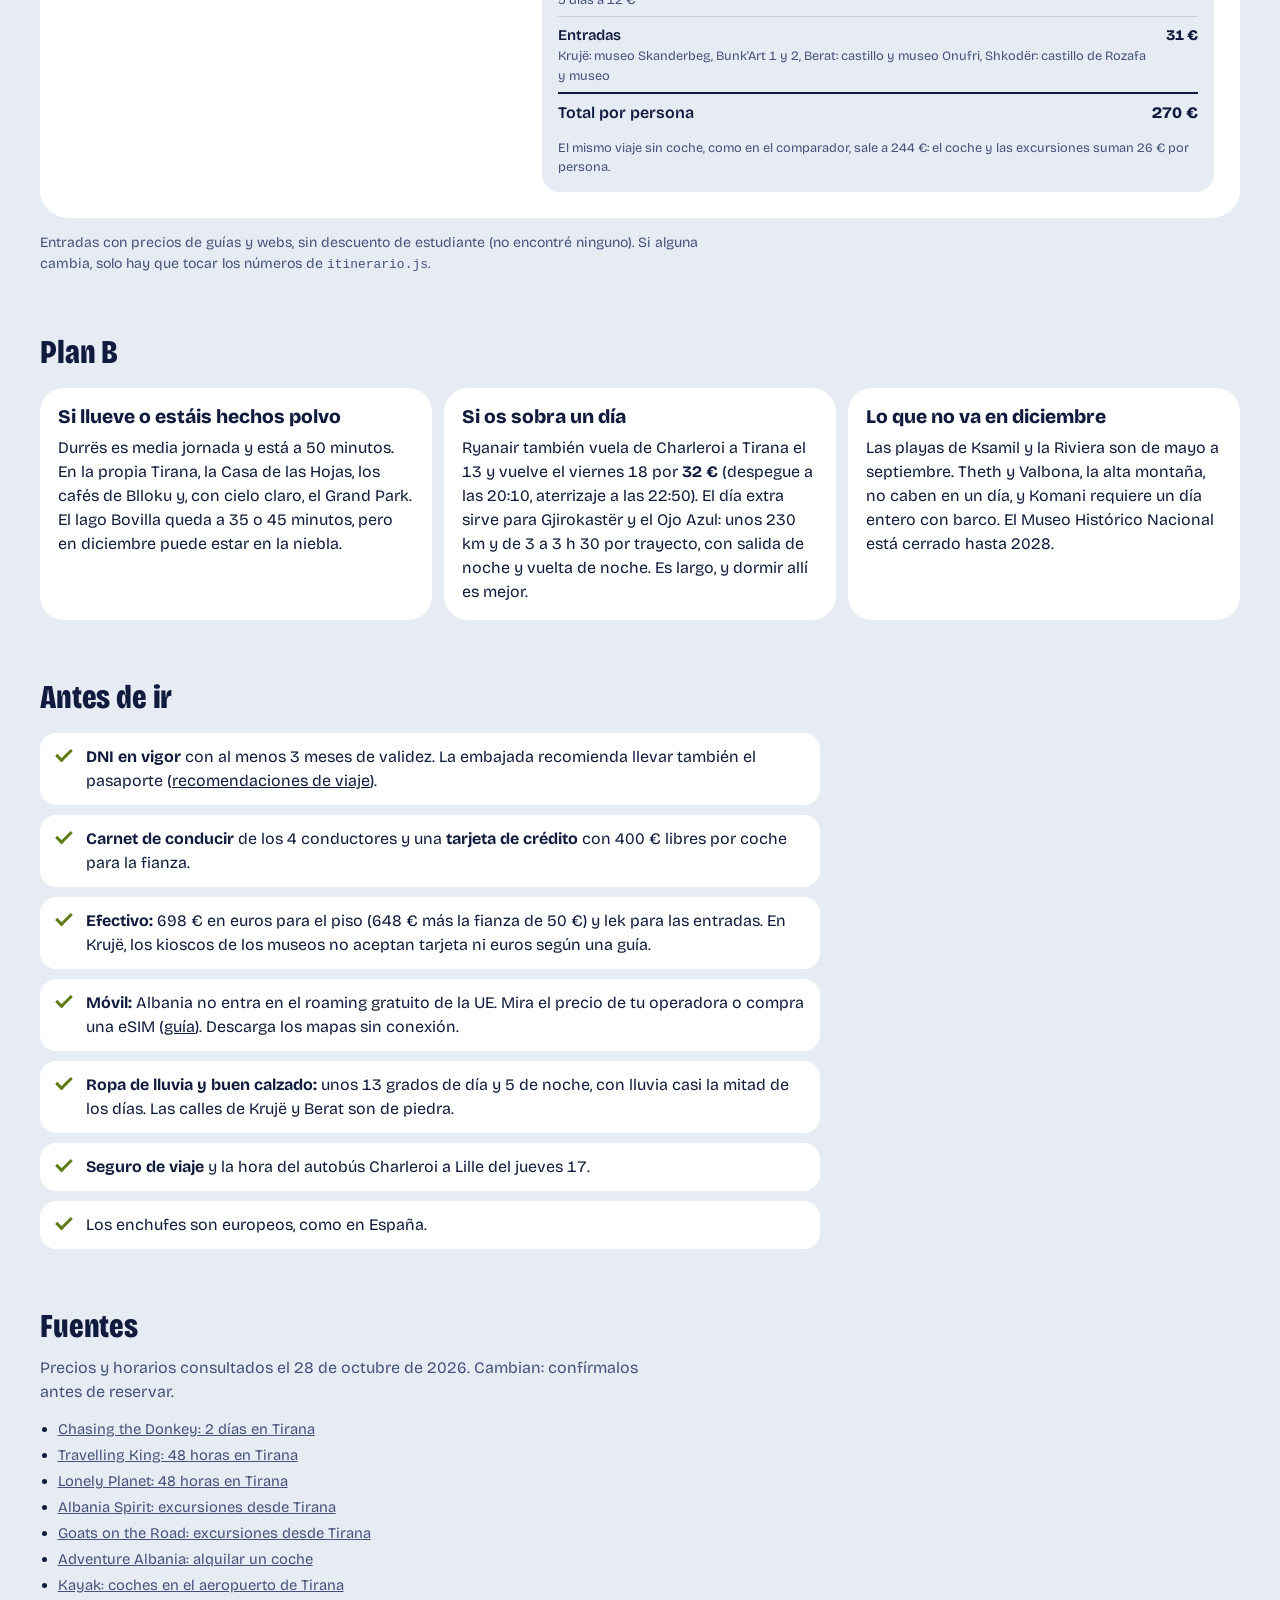
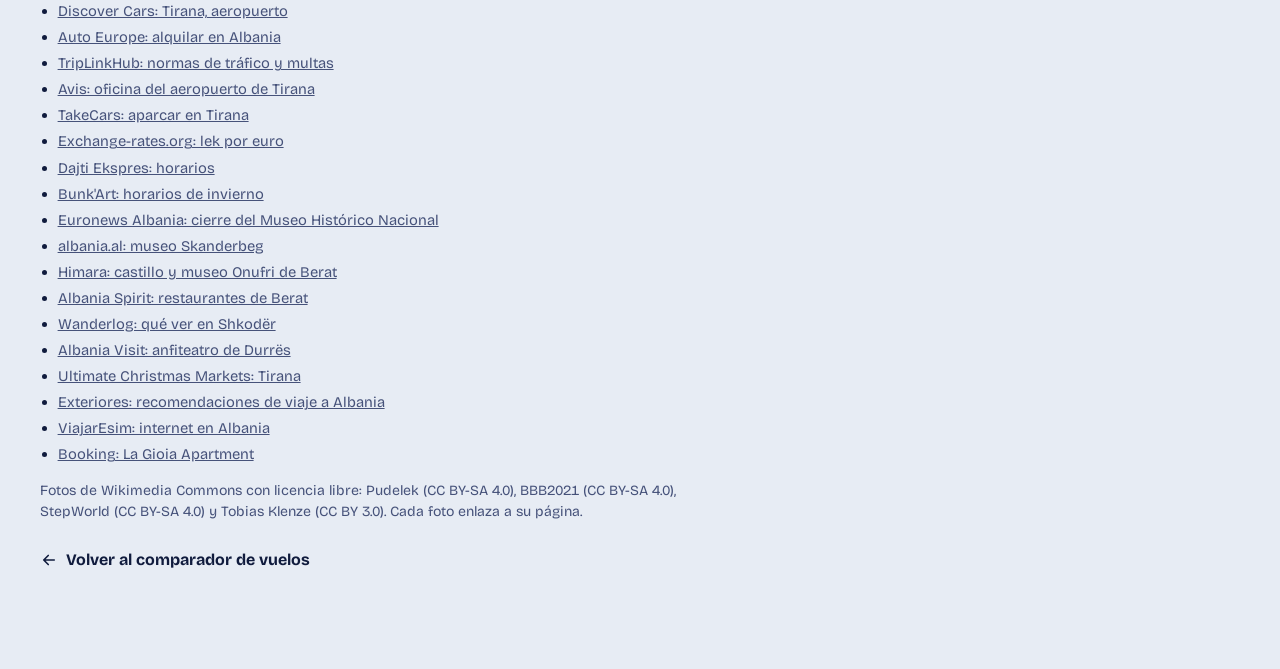
<file: itinerario-tirana.html>
<!doctype html>
<html lang="es">
<head>
  <meta charset="utf-8">
  <meta name="viewport" content="width=device-width, initial-scale=1">
  <title>Tirana en coche: itinerario de 5 días</title>
  <meta name="description" content="Itinerario por Tirana y alrededores del 13 al 17 de diciembre de 2026 para 10 personas: día a día, dos coches de alquiler, un piso con 10 camas individuales y el coste por persona.">
  <meta name="theme-color" content="#E7ECF4">
  <meta name="color-scheme" content="light">
  <link rel="icon" href="data:image/svg+xml,%3Csvg xmlns='http://www.w3.org/2000/svg' viewBox='0 0 32 32'%3E%3Crect width='16' height='16' fill='%231F4FD8'/%3E%3Crect x='16' width='16' height='16' fill='%238F1D3A'/%3E%3Crect y='16' width='16' height='16' fill='%23F2A900'/%3E%3Crect x='16' y='16' width='16' height='16' fill='%230B7A75'/%3E%3C/svg%3E">
  <link rel="preconnect" href="https://fonts.googleapis.com">
  <link rel="preconnect" href="https://fonts.gstatic.com" crossorigin>
  <link href="https://fonts.googleapis.com/css2?family=Bricolage+Grotesque:opsz,wdth,wght@12..96,75..100,200..800&display=swap" rel="stylesheet">
  <link rel="stylesheet" href="styles.css">
  <link rel="stylesheet" href="itinerario.css">
</head>
<body class="it">
  <a class="skip" href="#dias">Ir al día a día</a>

  <header class="it-hero wrap">
    <a class="it-back" href="index.html">
      <svg viewBox="0 0 24 24" aria-hidden="true"><path d="M19 12H5M11 6l-6 6 6 6"/></svg>
      Comparador de vuelos
    </a>
    <div class="it-hero__grid">
      <div>
        <p class="it-kicker">Del domingo 13 al jueves 17 de diciembre de 2026</p>
        <h1>Tirana, con coche</h1>
        <p class="hero__intro">Un día y medio para la capital y tres excursiones con dos coches de alquiler: Krujë, Berat y Shkodër. Dormís en un piso con 10 camas individuales a diez minutos a pie del centro.</p>
        <ul class="it-chips" aria-label="Datos del viaje">
          <li>10 personas</li>
          <li>2 coches</li>
          <li>4 noches</li>
          <li>Unos <b id="hero-total">270 €</b> por persona</li>
        </ul>
      </div>
      <figure class="it-hero__photo">
        <img src="img/tirana.jpg" alt="La plaza Skanderbeg de Tirana, con la estatua del héroe nacional y la torre del reloj" width="1200" height="800" decoding="async" fetchpriority="high">
        <figcaption><a href="https://commons.wikimedia.org/wiki/File:Tirana_-_Skanderbeg_Square_(Sheshi_Sk%C3%ABnderbej)_-_by_Pudelek.jpg" target="_blank" rel="noopener">Foto: Pudelek</a></figcaption>
      </figure>
    </div>
  </header>

  <nav class="it-nav" aria-label="Secciones">
    <div class="wrap">
      <ul>
        <li><a href="#resumen">Resumen</a></li>
        <li><a href="#opiniones">Lo que dice la gente</a></li>
        <li><a href="#dias">Día a día</a></li>
        <li><a href="#coches">Coches</a></li>
        <li><a href="#alojamiento">Alojamiento</a></li>
        <li><a href="#coste">Cuánto cuesta</a></li>
        <li><a href="#planb">Plan B</a></li>
        <li><a href="#antes">Antes de ir</a></li>
        <li><a href="#fuentes">Fuentes</a></li>
      </ul>
    </div>
  </nav>

  <main>
    <section class="it-sec wrap" id="resumen" aria-labelledby="t-resumen">
      <h2 class="section-title" id="t-resumen">En resumen</h2>
      <ul class="it-tiles">
        <li class="it-tile">
          <p class="it-tile__k">Vuelo</p>
          <p class="it-tile__v">40 €</p>
          <p>Ryanair desde Charleroi: ida el domingo 13 a las 6:30 y vuelta el jueves 17 a las 9:30. Aterrizáis a las 9:00.</p>
        </li>
        <li class="it-tile">
          <p class="it-tile__k">Piso</p>
          <p class="it-tile__v">648 €</p>
          <p>La Gioia: 5 apartamentos con 2 camas individuales cada uno. Unos 16 € por persona y noche.</p>
        </li>
        <li class="it-tile">
          <p class="it-tile__k">Coches</p>
          <p class="it-tile__v">2 × 25 €</p>
          <p>Dos coches de 5 plazas durante 4 días. Lo que más pesa es la gasolina: unos 71 € por coche.</p>
        </li>
        <li class="it-tile it-tile--main">
          <p class="it-tile__k">Total por persona</p>
          <p class="it-tile__v" id="sum-total">270 €</p>
          <p>Con autobús a Charleroi, comida ajustada, entradas, gasolina y seguro. <a href="#coste">Cámbialo a tu gusto.</a></p>
        </li>
      </ul>
      <p class="it-lead">Tus amigos tienen razón en las dos cosas. Tirana se recorre en un día y medio, y con un coche barato se llega a mucho más. La pega es diciembre: anochece a las 16:10, así que las excursiones largas salen temprano y vuelven con el sol puesto.</p>
    </section>

    <section class="it-sec wrap" id="opiniones" aria-labelledby="t-op">
      <h2 class="section-title" id="t-op">Lo que dice la gente</h2>
      <p class="it-lead">Lo que he leído en guías y blogs de viaje sobre Tirana y sus alrededores. Reddit no me deja abrirlo desde aquí, así que no sale ningún hilo.</p>
      <ul class="it-say">
        <li class="it-card">
          <h3>La capital se ve en uno o dos días</h3>
          <p>Las guías de 48 horas dejan el segundo día para salir de la ciudad: <a href="https://www.chasingthedonkey.com/a-weekend-in-tirana-in-48-hours/" target="_blank" rel="noopener">Chasing the Donkey</a> lo dedica a Krujë, y <a href="https://www.travellingking.com/48-hours-in-tirana-2-day-itinerary/" target="_blank" rel="noopener">Travelling King</a> a la cueva de Pellumbas y el cañón de Erzen. Lonely Planet también tiene su <a href="https://www.lonelyplanet.com/articles/48-hours-in-tirana" target="_blank" rel="noopener">guía de 48 horas</a>.</p>
        </li>
        <li class="it-card">
          <h3>Con coche se llega a lo mejor</h3>
          <p>Berat, Krujë, Durrës, Shkodër y el lago Bovilla están a entre media hora y dos horas. <a href="https://www.albania-spirit.com/guides/day-trips-from-tirana/" target="_blank" rel="noopener">Albania Spirit</a> dice que Apollonia y Bovilla son difíciles sin coche, y <a href="https://www.goatsontheroad.com/day-trips-from-tirana/" target="_blank" rel="noopener">Goats on the Road</a>, que en Shkodër el coche ayuda porque la estación queda lejos de lo que ver.</p>
        </li>
        <li class="it-card">
          <h3>Alquilar es barato</h3>
          <p><a href="https://adventurealbania.com/renting-a-car-in-albania/" target="_blank" rel="noopener">Adventure Albania</a> habla de desde 25 € al día fuera de temporada (30 € con seguro completo) y del doble en julio y agosto. El 28 de octubre, <a href="https://www.kayak.es/cars/Tirana-Rinas-Airport-TIA/2026-12-13-10h/2026-12-17-7h?sort=price_a" target="_blank" rel="noopener">Kayak</a> ofrecía coches de 5 plazas por 23 a 25 € los cuatro días enteros, aunque con 840 € de franquicia.</p>
        </li>
        <li class="it-card">
          <h3>Conducir allí tiene truco</h3>
          <p>Las carreteras entre ciudades grandes están bien. En las secundarias hay baches, ganado en la calzada y señales que faltan, y la misma guía aconseja llegar antes de que anochezca. El límite de alcohol es de 0,01 %: en la práctica, cero para quien conduzca.</p>
        </li>
        <li class="it-card">
          <h3>En invierno cierran cosas</h3>
          <p>Travelling King avisa de que muchas atracciones y restaurantes cierran pronto o del todo entre diciembre y febrero. Lo que sí he comprobado: el Museo Histórico Nacional está <a href="https://euronews.al/en/?p=67413" target="_blank" rel="noopener">cerrado hasta marzo de 2028</a> y la <a href="https://dajtiekspres.com/rates-and-opening-hours/" target="_blank" rel="noopener">telecabina del Dajti</a> no abre los martes.</p>
        </li>
        <li class="it-card">
          <h3>El sur es otra excursión</h3>
          <p>Albania Spirit desaconseja Gjirokastër y el Ojo Azul en un solo día (unos 230 km) y recomienda dormir allí. Goats on the Road deja las playas de Ksamil para de mayo a septiembre. Por eso no están en este plan.</p>
        </li>
      </ul>
    </section>

    <section class="it-sec wrap" id="dias" aria-labelledby="t-dias">
      <h2 class="section-title" id="t-dias">Día a día</h2>
      <p class="it-lead">Todo parte de un solo piso en Tirana: no hay que hacer maletas ni buscar alojamiento cada noche. Las horas son locales (las mismas que en Bélgica).</p>

      <div class="it-plan">
        <aside class="it-map" aria-label="Mapa esquemático de las excursiones">
          <svg viewBox="0 0 340 430" role="img" aria-labelledby="map-t map-d">
            <title id="map-t">Mapa esquemático de las excursiones desde Tirana</title>
            <desc id="map-d">Krujë a 45 minutos al norte, Dajti a 25 minutos al este, Berat a unas 2 horas al sur, Shkodër a casi 2 horas al norte y Durrës a 50 minutos al oeste.</desc>
            <path class="map-sea" d="M37 24 L50 91 L126 111 L100 156 L71 166 L84 199 L67 231 L79 281 L50 336 L33 374 L71 411 L0 411 L0 24 Z"/>
            <path class="map-coast" d="M37 24 L50 91 L126 111 L100 156 L71 166 L84 199 L67 231 L79 281 L50 336 L33 374 L71 411"/>
            <text class="map-sea-label" x="12" y="250" transform="rotate(-90 12 250)">Mar Adriático</text>

            <path class="map-road map-road--b" d="M226 229 L71 231"/>
            <path class="map-road" d="M226 229 L196 190 L170 140 L151 117 L96 44"/>
            <path class="map-road" d="M226 229 L250 300 L281 386"/>
            <path class="map-road" d="M226 229 L272 219"/>
            <path class="map-road" d="M184 209 L214 184 L226 229"/>

            <g class="map-time">
              <text x="238" y="318">≈ 2 h</text>
              <text x="108" y="82" text-anchor="end">≈ 1 h 50</text>
              <text x="222" y="204" text-anchor="start" dx="4">45 min</text>
              <text x="262" y="244">25 min</text>
              <text x="146" y="246" text-anchor="middle">50 min</text>
            </g>

            <g class="map-place">
              <circle cx="96" cy="44" r="7"/><text x="108" y="48">Shkodër</text>
              <circle cx="151" cy="117" r="4"/><text x="161" y="121" class="map-small">Lezhë</text>
              <circle cx="214" cy="184" r="7"/><text x="226" y="178">Krujë</text>
              <circle cx="184" cy="209" r="4"/><text x="174" y="213" class="map-small" text-anchor="end">Aeropuerto</text>
              <circle cx="272" cy="219" r="6"/><text x="282" y="214">Dajti</text>
              <circle cx="281" cy="386" r="7"/><text x="291" y="390">Berat</text>
              <circle cx="71" cy="231" r="6" class="map-b"/><text x="80" y="226" class="map-b-label">Durrës</text>
              <circle cx="226" cy="229" r="10" class="map-home"/><text x="226" y="256" text-anchor="middle" class="map-home-label">Tirana</text>
            </g>
          </svg>
          <p class="map-note">Esquema, no está a escala. Los tiempos son los de las guías, sin tráfico.</p>
        </aside>

        <div class="it-days">
          <article class="plan-day" id="dia-13" aria-labelledby="h-13">
            <figure class="plan-day__photo" style="--pos:30% 50%">
              <img src="img/it-kruje.jpg" alt="El castillo de Krujë con el museo Skanderbeg y la montaña detrás" width="900" height="600" loading="lazy" decoding="async">
              <figcaption><a href="https://commons.wikimedia.org/wiki/File:Kruja_Castle_(by_Pudelek).JPG" target="_blank" rel="noopener">Foto: Pudelek</a></figcaption>
            </figure>
            <header class="plan-day__head">
              <p class="plan-day__date" aria-hidden="true"><span>Dom</span><b>13</b></p>
              <div>
                <h3 id="h-13">Aterrizar y subir a Krujë</h3>
                <ul class="tags"><li class="tag tag--good">Con coche</li><li class="tag">≈ 60 km</li><li class="tag">≈ 1 h 15 al volante</li></ul>
              </div>
            </header>
            <ol class="stops">
              <li><time>6:30</time><p>Despegáis de Charleroi con Ryanair. Aterrizáis en Tirana a las 9:00.</p></li>
              <li><time>9:30</time><p>Recoged los dos coches en el aeropuerto. Antes de salir, haced fotos a la carrocería y al marcador de gasolina.</p></li>
              <li><time>10:30</time><p><b>Krujë</b>, a unos 25 minutos. Callejead por el bazar viejo, subid al castillo y entrad en el museo Skanderbeg, dentro de la fortaleza. Las entradas se pagan solo en efectivo y en lek: unos 200 lek según <a href="https://albania.al/activity/culture/skanderbeg-national-museum-in-kruja" target="_blank" rel="noopener">albania.al</a>, y hasta 500 lek según otras guías.</p></li>
              <li><time>13:30</time><p>Comida en el bazar. <a href="https://www.chasingthedonkey.com/a-weekend-in-tirana-in-48-hours/" target="_blank" rel="noopener">Chasing the Donkey</a> recomienda el restaurante Panorama, con vistas al pueblo y al castillo.</p></li>
              <li><time>15:00</time><p>Bajad a Tirana (45 minutos). El check-in de La Gioia es de 13:00 a 16:00: avisa a la anfitriona de tu hora de llegada.</p></li>
              <li><time>16:10</time><p>Se pone el sol. Paseo suave por la plaza Skanderbeg, la mezquita Et'hem Bey y la Torre del Reloj. Si ya está montado, el mercadillo de Navidad de la plaza: se espera del 5 de diciembre al 6 de enero, sin confirmar.</p></li>
              <li><time>20:00</time><p>Cena en Blloku y a dormir pronto: muchos llevaréis despiertos desde las 3 o las 4 de la mañana.</p></li>
            </ol>
            <p class="it-note">El aparcamiento de la calle en Tirana es gratis los domingos: se paga de lunes a viernes, de 7:30 a 20:00 (<a href="https://takecars.com/blog/tirana-parking/" target="_blank" rel="noopener">según esta guía</a>; mira las señales de cada calle).</p>
          </article>

          <article class="plan-day" id="dia-14" aria-labelledby="h-14">
            <figure class="plan-day__photo" style="--pos:50% 45%">
              <img src="img/it-tirana.jpg" alt="La Pirámide de Tirana, convertida en espacio cultural, con un cielo azul" width="900" height="600" loading="lazy" decoding="async">
              <figcaption><a href="https://commons.wikimedia.org/wiki/File:Pyramid_of_Tirana_October_2023.jpg" target="_blank" rel="noopener">Foto: BBB2021</a></figcaption>
            </figure>
            <header class="plan-day__head">
              <p class="plan-day__date" aria-hidden="true"><span>Lun</span><b>14</b></p>
              <div>
                <h3 id="h-14">Tirana a pie y el Dajti</h3>
                <ul class="tags"><li class="tag">Mañana a pie</li><li class="tag tag--good">Tarde con coche</li><li class="tag">≈ 25 km</li></ul>
              </div>
            </header>
            <ol class="stops">
              <li><time>9:00</time><p>Desayuno en el piso o un byrek de panadería (1 a 1,5 €).</p></li>
              <li><time>9:30</time><p>A pie por Blloku: el monumento al Postbllok, el antiguo control del barrio prohibido, y la Pirámide (entrada libre según una guía).</p></li>
              <li><time>10:30</time><p><b>Bunk'Art 2</b>, junto a la plaza Skanderbeg: el búnker del Ministerio del Interior, hoy museo de la policía secreta comunista. En invierno abre de 9:30 a 18:30 (<a href="https://bunkart.al/2/slider/new-visiting-hours-of-bunkart-1-winter-season" target="_blank" rel="noopener">web del museo</a>).</p></li>
              <li><time>12:15</time><p>Plaza Skanderbeg, mezquita Et'hem Bey, Torre del Reloj y el bazar nuevo, Pazari i Ri. El Museo Histórico Nacional sigue cerrado: solo se ve el mosaico de la fachada.</p></li>
              <li><time>13:30</time><p>Comida local en Pazari i Ri o en un lokal: de 5 a 10 € con bebida.</p></li>
              <li><time>14:45</time><p>Coches al Dajti (20 a 25 minutos). Primero <b>Bunk'Art 1</b>, el gran búnker de la Guerra Fría, a unos 10 minutos a pie de la estación de abajo.</p></li>
              <li><time>16:00</time><p><b>Telecabina del Dajti</b> (15 minutos). Se pone el sol a las 16:10, así que subís a la hora azul y bajáis con Tirana encendida. Abre de 9:00 a 18:00 (18:30 el fin de semana). Los billetes se venden solo en la estación de abajo; los blogs dicen unos 1.500 lek, es decir, unos 16 €.</p></li>
              <li><time>19:30</time><p>Cena en Blloku: Mullixhiu, de cocina del norte, o Komiteti, un café-museo con 25 rakis artesanos (ambos de la guía de Chasing the Donkey). Esta noche, conductor sin alcohol.</p></li>
            </ol>
            <p class="it-note it-note--warn">Si el Dajti está metido en las nubes, no subas: cambia la telecabina por la Casa de las Hojas (museo de la vigilancia, en el centro) o por el Grand Park y su lago.</p>
          </article>

          <article class="plan-day" id="dia-15" aria-labelledby="h-15">
            <figure class="plan-day__photo" style="--pos:50% 50%">
              <img src="img/it-berat.jpg" alt="Las casas blancas de Berat, la ciudad de las mil ventanas, sobre el río Osum" width="900" height="600" loading="lazy" decoding="async">
              <figcaption><a href="https://commons.wikimedia.org/wiki/File:Berat,_the_city_on_the_Osum_River_in_central_Albania.jpg" target="_blank" rel="noopener">Foto: StepWorld</a></figcaption>
            </figure>
            <header class="plan-day__head">
              <p class="plan-day__date" aria-hidden="true"><span>Mar</span><b>15</b></p>
              <div>
                <h3 id="h-15">Berat, la ciudad de las mil ventanas</h3>
                <ul class="tags"><li class="tag tag--good">Con coche</li><li class="tag">≈ 250 km</li><li class="tag">≈ 4 h 30 al volante</li></ul>
              </div>
            </header>
            <ol class="stops">
              <li><time>7:30</time><p>Salid con el desayuno en la mano. Berat está a unos 100 o 120 km y las guías cuentan entre 2 y 2 h 30.</p></li>
              <li><time>10:00</time><p>Dejad los coches abajo, cerca del río, y cruzad a pie el puente de Gorica para ver las casas de Mangalem y Gorica, las «mil ventanas», desde la orilla.</p></li>
              <li><time>10:30</time><p><b>El castillo</b> (Kala) sigue habitado. La entrada cuesta entre 300 y 400 lek en efectivo y la taquilla abre de 9:00 a 18:00 (<a href="https://himara.net/blog/berat-castle" target="_blank" rel="noopener">Himara</a>). Dentro está el <b>Museo Onufri</b>, de iconos: en invierno abre de martes a sábado de 9:00 a 16:00, con unos 400 lek de entrada. Contad 2 o 3 horas entre los dos.</p></li>
              <li><time>13:30</time><p>Comida: puestos junto al puente central (unos 500 a 700 lek con bebida) o sentados en Mangalem, en Lili Homemade Food (con reserva), Mangalemi o Antigoni, de 10 a 15 € con vino (<a href="https://www.albania-spirit.com/guides/best-restaurants-berat/" target="_blank" rel="noopener">Albania Spirit</a>).</p></li>
              <li><time>15:00</time><p>Salid hacia Tirana. Llegaréis hacia las 17:00, ya de noche: que conduzca quien esté más descansado y no cambiéis de ruta.</p></li>
              <li><time>19:30</time><p>Cena tranquila en Tirana.</p></li>
            </ol>
            <p class="it-note">Albania Spirit recomienda pasar una noche en Berat. Con cuatro noches en total no os cabe, así que sed puntuales a las 7:30.</p>
          </article>

          <article class="plan-day" id="dia-16" aria-labelledby="h-16">
            <figure class="plan-day__photo" style="--pos:50% 55%">
              <img src="img/it-shkoder.jpg" alt="Vista desde el castillo de Rozafa, en Shkodër, sobre el río Buna y el lago al fondo" width="900" height="600" loading="lazy" decoding="async">
              <figcaption><a href="https://commons.wikimedia.org/wiki/File:2013-10-03_View_from_Rozafa_Castle,_Shkod%C3%ABr_0273.jpg" target="_blank" rel="noopener">Foto: Tobias Klenze</a></figcaption>
            </figure>
            <header class="plan-day__head">
              <p class="plan-day__date" aria-hidden="true"><span>Mié</span><b>16</b></p>
              <div>
                <h3 id="h-16">Shkodër y su castillo sobre el lago</h3>
                <ul class="tags"><li class="tag tag--good">Con coche</li><li class="tag">≈ 240 km</li><li class="tag">≈ 4 h al volante</li></ul>
              </div>
            </header>
            <ol class="stops">
              <li><time>7:30</time><p>Salid hacia Shkodër: unos 110 km y de 1 h 45 a 2 h. Parada opcional de 20 minutos en Lezhë, donde está la tumba de Skanderbeg.</p></li>
              <li><time>9:30</time><p><b>Castillo de Rozafa</b>. En invierno abre de 8:00 a 16:00; la entrada ronda los 400 lek, el museo de dentro son 200 lek más y el aparcamiento, unos 150 lek (guías y reseñas, confirma al llegar). Las vistas llegan al lago y a los ríos Buna y Drin.</p></li>
              <li><time>12:00</time><p>Calle peatonal Kolë Idromeno, con fachadas de colores y muchas bicis; el museo Marubi de fotografía (no encontré su precio) y la comida.</p></li>
              <li><time>14:15</time><p>Si queda luz, asomaos al lago de Shkodër: en Shirokë se come pescado del lago.</p></li>
              <li><time>14:45</time><p>Vuelta. Estáis en Tirana hacia las 17:00.</p></li>
              <li><time>19:30</time><p>Cena de despedida con platos albaneses: tavë kosi, fërgesë, qofte, byrek. Entre 8 y 12 € por persona. Prepara la mochila y acuéstate temprano: mañana suena el despertador a las 5:30.</p></li>
            </ol>
            <p class="it-note it-note--warn">Plan B del día si llueve o hay cansancio: <b>Durrës</b>, a unos 50 minutos. Anfiteatro romano (unos 300 lek; los horarios varían según la fuente y una dice que cierra los lunes), paseo marítimo y museo arqueológico. A mediodía estáis de vuelta.</p>
          </article>

          <article class="plan-day plan-day--end" id="dia-17" aria-labelledby="h-17">
            <header class="plan-day__head">
              <p class="plan-day__date" aria-hidden="true"><span>Jue</span><b>17</b></p>
              <div>
                <h3 id="h-17">Volver a casa</h3>
                <ul class="tags"><li class="tag tag--warn">Madrugón</li><li class="tag">≈ 22 km</li><li class="tag">≈ 35 min al volante</li></ul>
              </div>
            </header>
            <ol class="stops">
              <li><time>5:30</time><p>Despertador. Salís a las 5:45 hacia el aeropuerto, con la carretera vacía.</p></li>
              <li><time>6:15</time><p>Repostad cerca del aeropuerto: los coches se devuelven con el depósito lleno, como los recogisteis.</p></li>
              <li><time>6:30</time><p>Devolved los coches. Si el mostrador está cerrado, pregunta antes si hay buzón para las llaves, y haz fotos del coche y del marcador de gasolina.</p></li>
              <li><time>7:00</time><p>Ya en la terminal. Despegue a las 9:30; aterrizáis en Charleroi a las 12:10. Ten a mano la hora del autobús a Lille.</p></li>
            </ol>
          </article>
        </div>
      </div>
    </section>

    <section class="it-sec wrap" id="coches" aria-labelledby="t-coches">
      <h2 class="section-title" id="t-coches">Los coches</h2>
      <p class="it-lead">Diez personas caben en dos coches de 5 plazas. Los precios son del 28 de octubre de 2026 y cambian a diario.</p>
      <ul class="it-grid">
        <li class="it-card">
          <h3>Cuántos y cuáles</h3>
          <p>Dos coches de 5 plazas, recogidos el domingo 13 a las 10:00 en el aeropuerto y devueltos el jueves 17 a las 7:00. Mira que ponga «5 plazas»: hay Fiat Panda de 4 y de 5, y los de 4 son los más baratos.</p>
          <p>Una furgoneta de 7 a 9 plazas sale desde 115 € por tres días en Kayak, pero con diez personas no os cabe en una sola, así que no compensa.</p>
        </li>
        <li class="it-card">
          <h3>Qué precio sale</h3>
          <div class="it-tablewrap it-tablewrap--flat">
            <table class="it-table">
              <caption class="sr">Coches de 5 plazas en Kayak, del 13 al 17 de diciembre</caption>
              <thead><tr><th scope="col">Coche</th><th scope="col">Los 4 días</th></tr></thead>
              <tbody>
                <tr><th scope="row">Fiat Panda, 5 plazas</th><td>23 €</td></tr>
                <tr><th scope="row">Kia Stonic, 5 plazas y 3 maletas</th><td>25 €</td></tr>
              </tbody>
            </table>
          </div>
          <p>Es el total de un coche en Kayak (recogida a las 10:00 y entrega a las 7:00). <a class="it-link" href="https://www.kayak.es/cars/Tirana-Rinas-Airport-TIA/2026-12-13-10h/2026-12-17-7h?sort=price_a" target="_blank" rel="noopener">Ver estas fechas en Kayak</a> o <a class="it-link" href="https://www.discovercars.com/albania/tirana/tia" target="_blank" rel="noopener">en Discover Cars</a>.</p>
        </li>
        <li class="it-card">
          <h3>Seguro y fianza</h3>
          <p>La oferta que abrí (un Panda de DiscoverCars con Sicily by Car) incluye seguro de colisión con 840 € de franquicia, robo y responsabilidad civil. No cubre ruedas ni lunas. Pide una fianza de 400 € al conductor principal, kilometraje ilimitado y depósito lleno a la entrega, con cancelación gratis hasta 48 horas antes.</p>
          <p>Para quedarte sin franquicia, el seguro a todo riesgo de los comparadores suele salir por unos 9 € al día por coche. Es una estimación mía y no la comprobé: en el presupuesto la sumo y puedes quitarla.</p>
        </li>
        <li class="it-card">
          <h3>Quién puede conducir</h3>
          <ul class="it-bullets">
            <li>El carnet español vale: Albania reconoce los de la UE y del EEE. Las agencias piden al menos un año de antigüedad.</li>
            <li>La edad mínima es de 21 años en la mayoría de agencias, y por debajo de 25 suelen cobrar un recargo: de 5 a 15 € al día según una guía, de 15 a 40 $ según <a href="https://www.autoeurope.com/car-rental-albania" target="_blank" rel="noopener">Auto Europe</a>. Algunas piden 23 o 25. Pregunta la edad de todos antes de reservar.</li>
            <li>La fianza va a una <b>tarjeta de crédito</b> a nombre del conductor principal. Algunas agencias aceptan débito y otras no: confírmalo por escrito.</li>
            <li>Con 2 conductores por coche vais bien. Pregunta cuánto cuesta añadir un segundo.</li>
          </ul>
        </li>
        <li class="it-card">
          <h3>Gasolina y aparcamiento</h3>
          <p>La gasolina cuesta de media unos 186 lek el litro (entre 173 y 208 según <a href="https://www.discovercars.com/albania/tirana/tia" target="_blank" rel="noopener">Discover Cars</a>), es decir, unos 2 € con el euro a unos 92 lek en octubre de 2026 (<a href="https://www.exchange-rates.org/exchange-rate-history/all-eur-2026-10-01" target="_blank" rel="noopener">cambio</a>).</p>
          <p>Cuento unos 590 km por coche y 6 litros a los 100: 71 € por coche, 7 € por persona. Es lo que más pesa. En Tirana, las zonas de pago van de 20 a 100 lek la hora de lunes a viernes de 7:30 a 20:00 (<a href="https://takecars.com/blog/tirana-parking/" target="_blank" rel="noopener">guía</a>, con datos antiguos). Pregunta a la anfitriona dónde aparcar: Booking dice que hay parking, sin más detalle. Cuento 15 € por coche en total.</p>
          <p>No encontré peajes en estas rutas. Si salta alguno, serán un par de euros.</p>
        </li>
        <li class="it-card">
          <h3>Reglas del volante</h3>
          <ul class="it-bullets">
            <li>Alcohol: <b>0,01 %</b>. Cada noche, un conductor sin una gota.</li>
            <li>Velocidad: 40 km/h en población y 80 fuera; 90 en autovía y 110 en autopista (<a href="https://adventurealbania.com/renting-a-car-in-albania/" target="_blank" rel="noopener">Adventure Albania</a>).</li>
            <li>Las luces: unas fuentes dicen que son obligatorias de día todo el año y otras que solo de noche. Llevadlas siempre puestas y listo.</li>
            <li>El móvil solo con manos libres, y ojo con las multas: la agencia las puede cargar a tu tarjeta con unos 20 a 40 € de gestión (<a href="https://www.triplinkhub.com/en/blog/albania-driving-rules-fines-police" target="_blank" rel="noopener">TripLinkHub</a>).</li>
            <li>Baches, ganado y adelantamientos al límite: conduce a la defensiva y vuelve antes de que anochezca.</li>
          </ul>
        </li>
        <li class="it-card">
          <h3>Devolverlos a las 6:30</h3>
          <p>El vuelo sale a las 9:30 y los coches se devuelven antes de las 7:00. Avis anuncia su oficina del aeropuerto como abierta 24 horas; Enterprise, National y Alamo dejan aparcar y echar la llave en un buzón; y alguna agencia cobra un extra fuera de horario. <b>Pregunta por escrito</b> antes de reservar si hay buzón, si cobran un extra y si piden avisar de la devolución.</p>
        </li>
        <li class="it-card it-card--wide">
          <h3>¿Y sin coche?</h3>
          <p>Salen unos 29 € por persona entre alquiler, seguro, gasolina y aparcamiento. En autobús, las tres excursiones saldrían por unos 20 € por persona (<a href="https://www.albania-spirit.com/guides/day-trips-from-tirana/" target="_blank" rel="noopener">Albania Spirit</a>: Berat, de 3 a 4 € por trayecto; Shkodër, de 4 a 5 €; Krujë, unos 2 €). El coche cuesta unos 9 € más, pero ganáis horas: a Berat el autobús tarda unas 2 h 45, y en diciembre, con el sol a las 16:10, esas horas son la excursión.</p>
        </li>
      </ul>
    </section>

    <section class="it-sec wrap" id="alojamiento" aria-labelledby="t-aloj">
      <h2 class="section-title" id="t-aloj">Dónde dormir</h2>
      <div class="it-pick">
        <div>
          <p class="it-pick__k">La elegida</p>
          <h3>La Gioia Apartment</h3>
          <p class="it-pick__sub">Rruga Bako Dervishaj 4, Tirana · a 0,7 km del centro · 9,0 sobre 820 opiniones</p>
          <p>Son <b>5 apartamentos de un dormitorio</b>, de 16 m², con <b>2 camas individuales</b> cada uno, además de baño y cocina propios, aire acondicionado y wifi. Es lo más parecido a diez camas separadas que he encontrado: sin camas dobles ni sofás cama.</p>
          <p class="it-price"><b>648 €</b> las 4 noches para los 10, unos 16 € por persona y noche.</p>
          <a class="btn it-btn" href="https://www.booking.com/hotel/al/rei-apartaments-tirana.es.html?checkin=2026-12-13&amp;checkout=2026-12-17&amp;group_adults=10&amp;req_adults=10&amp;no_rooms=1&amp;group_children=0&amp;selected_currency=EUR" target="_blank" rel="noopener">Ver en Booking
            <svg viewBox="0 0 24 24" aria-hidden="true"><path d="M7 17 17 7M8 7h9v9"/></svg></a>
        </div>
        <ul class="it-pick__list">
          <li><b>Entrada</b> de 13:00 a 16:00 y <b>salida</b> de 8:00 a 11:00. Aterrizáis a las 9:00: pregunta si podéis dejar las mochilas.</li>
          <li><b>Pago en efectivo</b> al llegar, con una fianza de 50 € también en efectivo.</li>
          <li>La tarifa es <b>no reembolsable</b>. Reserva solo cuando tengáis los vuelos cerrados.</li>
          <li>Silencio de 22:00 a 7:00, sin fiestas y con una edad mínima de 18 años.</li>
          <li>Booking anuncia parking, sin decir si es gratis ni cuántas plazas: pregúntalo.</li>
        </ul>
      </div>

      <h3 class="it-sub">Otras opciones para 10</h3>
      <div class="it-tablewrap">
        <table class="it-table it-table--wide">
          <caption class="sr">Alojamientos en Tirana para 10 personas, del 13 al 17 de diciembre</caption>
          <thead>
            <tr><th scope="col">Alojamiento</th><th scope="col">4 noches</th><th scope="col">Por persona y noche</th><th scope="col">Camas</th><th scope="col">Centro</th><th scope="col">Nota</th></tr>
          </thead>
          <tbody>
            <tr class="is-pick">
              <th scope="row"><a href="https://www.booking.com/hotel/al/rei-apartaments-tirana.es.html?checkin=2026-12-13&amp;checkout=2026-12-17&amp;group_adults=10&amp;req_adults=10&amp;no_rooms=1&amp;group_children=0&amp;selected_currency=EUR" target="_blank" rel="noopener">La Gioia Apartment</a></th>
              <td>648 €</td><td>16 €</td><td>10 individuales</td><td>0,7 km</td><td>9,0 (820)</td>
            </tr>
            <tr>
              <th scope="row"><a href="https://www.booking.com/hotel/al/tirana-harmony-villa.es.html?checkin=2026-12-13&amp;checkout=2026-12-17&amp;group_adults=10&amp;req_adults=10&amp;no_rooms=1&amp;group_children=0&amp;selected_currency=EUR" target="_blank" rel="noopener">Tirana Sunny Bliss Villa</a></th>
              <td>576 €</td><td>14 €</td><td>6 individuales, 2 dobles, 3 sofás cama</td><td>1,6 km</td><td>9,2 (812)</td>
            </tr>
            <tr>
              <th scope="row"><a href="https://www.booking.com/hotel/al/vila-kristal-tirana-apartments.es.html?checkin=2026-12-13&amp;checkout=2026-12-17&amp;group_adults=10&amp;req_adults=10&amp;no_rooms=1&amp;group_children=0&amp;selected_currency=EUR" target="_blank" rel="noopener">Vila Kristal Tirana Apartments</a></th>
              <td>440 €</td><td>11 €</td><td>4 individuales, 2 dobles, 3 sofás cama</td><td>1,7 km</td><td>9,4 (43)</td>
            </tr>
            <tr>
              <th scope="row"><a href="https://www.booking.com/hotel/al/center-oasis.es.html?checkin=2026-12-13&amp;checkout=2026-12-17&amp;group_adults=10&amp;req_adults=10&amp;no_rooms=1&amp;group_children=0&amp;selected_currency=EUR" target="_blank" rel="noopener">Center Oasis Apartments</a></th>
              <td>576 €</td><td>14 €</td><td>dobles, una litera y sofás cama</td><td>0,4 km</td><td>9,8 (633)</td>
            </tr>
            <tr>
              <th scope="row"><a href="https://www.booking.com/hotel/al/italia.es.html?checkin=2026-12-13&amp;checkout=2026-12-17&amp;group_adults=10&amp;req_adults=10&amp;no_rooms=1&amp;group_children=0&amp;selected_currency=EUR" target="_blank" rel="noopener">Hotel Italia</a></th>
              <td>560 €</td><td>14 €</td><td>2 estudios: individuales, litera y dobles</td><td>1,2 km</td><td>8,3 (232)</td>
            </tr>
            <tr>
              <th scope="row"><a href="https://www.booking.com/hotel/al/haxhiu.es.html?checkin=2026-12-13&amp;checkout=2026-12-17&amp;group_adults=10&amp;req_adults=10&amp;no_rooms=1&amp;group_children=0&amp;selected_currency=EUR" target="_blank" rel="noopener">Hotel Haxhiu</a></th>
              <td>600 €</td><td>15 €</td><td>habitaciones triples y dobles</td><td>1,5 km</td><td>7,6 (470), con desayuno</td>
            </tr>
            <tr>
              <th scope="row"><a href="https://www.booking.com/hotel/al/kutas-rooms.es.html?checkin=2026-12-13&amp;checkout=2026-12-17&amp;group_adults=10&amp;req_adults=10&amp;no_rooms=1&amp;group_children=0&amp;selected_currency=EUR" target="_blank" rel="noopener">Kuta's City Center</a></th>
              <td>708 €</td><td>18 €</td><td>triples y cuádruple, con camas dobles</td><td>0,5 km</td><td>9,2 (245)</td>
            </tr>
          </tbody>
        </table>
      </div>
      <p class="it-small">Booking, 10 adultos del 13 al 17 de diciembre, solo alojamientos con parking y con una nota de 7 o más, el 28 de octubre de 2026. Los precios incluyen impuestos y cargos. Si prefieres un hotel, los de la lista sirven para 10 pero con camas dobles y cuestan más que los apartamentos.</p>
    </section>

    <section class="it-sec wrap" id="coste" aria-labelledby="t-coste">
      <h2 class="section-title" id="t-coste">Cuánto cuesta</h2>
      <p class="it-lead">El presupuesto por persona, con los mismos supuestos de la comparativa. Cambia los controles y se recalcula solo.</p>
      <div class="it-calc">
        <div class="it-calc__controls">
          <div class="field">
            <span class="field__label" id="c-lbl-people">Personas</span>
            <div class="step" role="group" aria-labelledby="c-lbl-people">
              <button type="button" id="c-minus" aria-label="Una persona menos">
                <svg viewBox="0 0 24 24" aria-hidden="true"><path d="M5 12h14"/></svg>
              </button>
              <output id="c-people" aria-live="polite">10</output>
              <button type="button" id="c-plus" aria-label="Una persona más">
                <svg viewBox="0 0 24 24" aria-hidden="true"><path d="M5 12h14M12 5v14"/></svg>
              </button>
            </div>
            <span class="field__help" id="c-people-help"></span>
          </div>
          <div class="field">
            <span class="field__label" id="c-lbl-pace">Comida y salidas</span>
            <div class="seg" role="radiogroup" aria-labelledby="c-lbl-pace" id="c-pace">
              <button type="button" role="radio" data-pace="ajustado" aria-checked="true">Ajustado</button>
              <button type="button" role="radio" data-pace="normal" aria-checked="false">Normal</button>
            </div>
          </div>
          <div class="field field--switch">
            <button type="button" class="switch" role="switch" aria-checked="true" id="c-bus">
              <span class="switch__track" aria-hidden="true"><span class="switch__knob"></span></span>
              <span class="switch__text">Sumar el autobús a Charleroi</span>
            </button>
          </div>
          <div class="field field--switch">
            <button type="button" class="switch" role="switch" aria-checked="true" id="c-cover">
              <span class="switch__track" aria-hidden="true"><span class="switch__knob"></span></span>
              <span class="switch__text">Seguro a todo riesgo (estimado)</span>
            </button>
          </div>
          <div class="field field--switch">
            <button type="button" class="switch" role="switch" aria-checked="false" id="c-dajti">
              <span class="switch__track" aria-hidden="true"><span class="switch__knob"></span></span>
              <span class="switch__text">Subir en la telecabina del Dajti</span>
            </button>
          </div>
        </div>
        <div class="it-calc__result" aria-live="polite">
          <p class="trip__label">Viaje completo, estimado</p>
          <p class="trip__num"><b id="c-total">270 €</b><span> por persona</span></p>
          <p class="trip__group" id="c-group"></p>
          <dl class="costs" id="c-rows"></dl>
          <p class="costs__note" id="c-vs"></p>
        </div>
      </div>
      <p class="it-small">Entradas con precios de guías y webs, sin descuento de estudiante (no encontré ninguno). Si alguna cambia, solo hay que tocar los números de <code>itinerario.js</code>.</p>
    </section>

    <section class="it-sec wrap" id="planb" aria-labelledby="t-b">
      <h2 class="section-title" id="t-b">Plan B</h2>
      <ul class="it-grid">
        <li class="it-card">
          <h3>Si llueve o estáis hechos polvo</h3>
          <p>Durrës es media jornada y está a 50 minutos. En la propia Tirana, la Casa de las Hojas, los cafés de Blloku y, con cielo claro, el Grand Park. El lago Bovilla queda a 35 o 45 minutos, pero en diciembre puede estar en la niebla.</p>
        </li>
        <li class="it-card">
          <h3>Si os sobra un día</h3>
          <p>Ryanair también vuela de Charleroi a Tirana el 13 y vuelve el viernes 18 por <b>32 €</b> (despegue a las 20:10, aterrizaje a las 22:50). El día extra sirve para Gjirokastër y el Ojo Azul: unos 230 km y de 3 a 3 h 30 por trayecto, con salida de noche y vuelta de noche. Es largo, y dormir allí es mejor.</p>
        </li>
        <li class="it-card">
          <h3>Lo que no va en diciembre</h3>
          <p>Las playas de Ksamil y la Riviera son de mayo a septiembre. Theth y Valbona, la alta montaña, no caben en un día, y Komani requiere un día entero con barco. El Museo Histórico Nacional está cerrado hasta 2028.</p>
        </li>
      </ul>
    </section>

    <section class="it-sec wrap" id="antes" aria-labelledby="t-antes">
      <h2 class="section-title" id="t-antes">Antes de ir</h2>
      <ul class="it-check">
        <li><b>DNI en vigor</b> con al menos 3 meses de validez. La embajada recomienda llevar también el pasaporte (<a href="https://www.exteriores.gob.es/Embajadas/tirana/es/ViajarA/Paginas/Recomendaciones-de-viaje.aspx" target="_blank" rel="noopener">recomendaciones de viaje</a>).</li>
        <li><b>Carnet de conducir</b> de los 4 conductores y una <b>tarjeta de crédito</b> con 400 € libres por coche para la fianza.</li>
        <li><b>Efectivo:</b> 698 € en euros para el piso (648 € más la fianza de 50 €) y lek para las entradas. En Krujë, los kioscos de los museos no aceptan tarjeta ni euros según una guía.</li>
        <li><b>Móvil:</b> Albania no entra en el roaming gratuito de la UE. Mira el precio de tu operadora o compra una eSIM (<a href="https://www.viajaresim.com/blog/?p=232" target="_blank" rel="noopener">guía</a>). Descarga los mapas sin conexión.</li>
        <li><b>Ropa de lluvia y buen calzado:</b> unos 13 grados de día y 5 de noche, con lluvia casi la mitad de los días. Las calles de Krujë y Berat son de piedra.</li>
        <li><b>Seguro de viaje</b> y la hora del autobús Charleroi a Lille del jueves 17.</li>
        <li>Los enchufes son europeos, como en España.</li>
      </ul>
    </section>

    <section class="it-sec it-sec--last wrap" id="fuentes" aria-labelledby="t-fuentes">
      <h2 class="section-title" id="t-fuentes">Fuentes</h2>
      <p class="it-lead">Precios y horarios consultados el 28 de octubre de 2026. Cambian: confírmalos antes de reservar.</p>
      <ul class="it-sources">
        <li><a href="https://www.chasingthedonkey.com/a-weekend-in-tirana-in-48-hours/" target="_blank" rel="noopener">Chasing the Donkey: 2 días en Tirana</a></li>
        <li><a href="https://www.travellingking.com/48-hours-in-tirana-2-day-itinerary/" target="_blank" rel="noopener">Travelling King: 48 horas en Tirana</a></li>
        <li><a href="https://www.lonelyplanet.com/articles/48-hours-in-tirana" target="_blank" rel="noopener">Lonely Planet: 48 horas en Tirana</a></li>
        <li><a href="https://www.albania-spirit.com/guides/day-trips-from-tirana/" target="_blank" rel="noopener">Albania Spirit: excursiones desde Tirana</a></li>
        <li><a href="https://www.goatsontheroad.com/day-trips-from-tirana/" target="_blank" rel="noopener">Goats on the Road: excursiones desde Tirana</a></li>
        <li><a href="https://adventurealbania.com/renting-a-car-in-albania/" target="_blank" rel="noopener">Adventure Albania: alquilar un coche</a></li>
        <li><a href="https://www.kayak.es/cars/Tirana-Rinas-Airport-TIA/2026-12-13-10h/2026-12-17-7h?sort=price_a" target="_blank" rel="noopener">Kayak: coches en el aeropuerto de Tirana</a></li>
        <li><a href="https://www.discovercars.com/albania/tirana/tia" target="_blank" rel="noopener">Discover Cars: Tirana, aeropuerto</a></li>
        <li><a href="https://www.autoeurope.com/car-rental-albania" target="_blank" rel="noopener">Auto Europe: alquilar en Albania</a></li>
        <li><a href="https://www.triplinkhub.com/en/blog/albania-driving-rules-fines-police" target="_blank" rel="noopener">TripLinkHub: normas de tráfico y multas</a></li>
        <li><a href="https://www.avis.com/en/locations/al/tirana/tia" target="_blank" rel="noopener">Avis: oficina del aeropuerto de Tirana</a></li>
        <li><a href="https://takecars.com/blog/tirana-parking/" target="_blank" rel="noopener">TakeCars: aparcar en Tirana</a></li>
        <li><a href="https://www.exchange-rates.org/exchange-rate-history/all-eur-2026-10-01" target="_blank" rel="noopener">Exchange-rates.org: lek por euro</a></li>
        <li><a href="https://dajtiekspres.com/rates-and-opening-hours/" target="_blank" rel="noopener">Dajti Ekspres: horarios</a></li>
        <li><a href="https://bunkart.al/2/slider/new-visiting-hours-of-bunkart-1-winter-season" target="_blank" rel="noopener">Bunk'Art: horarios de invierno</a></li>
        <li><a href="https://euronews.al/en/?p=67413" target="_blank" rel="noopener">Euronews Albania: cierre del Museo Histórico Nacional</a></li>
        <li><a href="https://albania.al/activity/culture/skanderbeg-national-museum-in-kruja" target="_blank" rel="noopener">albania.al: museo Skanderbeg</a></li>
        <li><a href="https://himara.net/blog/berat-castle" target="_blank" rel="noopener">Himara: castillo y museo Onufri de Berat</a></li>
        <li><a href="https://www.albania-spirit.com/guides/best-restaurants-berat/" target="_blank" rel="noopener">Albania Spirit: restaurantes de Berat</a></li>
        <li><a href="https://wanderlog.com/list/geoCategory/1588877/top-things-to-do-and-attractions-in-shkoder" target="_blank" rel="noopener">Wanderlog: qué ver en Shkodër</a></li>
        <li><a href="https://albaniavisit.com/attractions/durres-amphitheatre/" target="_blank" rel="noopener">Albania Visit: anfiteatro de Durrës</a></li>
        <li><a href="https://ultimatechristmasmarkets.com/albania/tirana-christmas-market/" target="_blank" rel="noopener">Ultimate Christmas Markets: Tirana</a></li>
        <li><a href="https://www.exteriores.gob.es/Embajadas/tirana/es/ViajarA/Paginas/Recomendaciones-de-viaje.aspx" target="_blank" rel="noopener">Exteriores: recomendaciones de viaje a Albania</a></li>
        <li><a href="https://www.viajaresim.com/blog/?p=232" target="_blank" rel="noopener">ViajarEsim: internet en Albania</a></li>
        <li><a href="https://www.booking.com/hotel/al/rei-apartaments-tirana.es.html" target="_blank" rel="noopener">Booking: La Gioia Apartment</a></li>
      </ul>
      <p class="it-small">Fotos de Wikimedia Commons con licencia libre: Pudelek (CC BY-SA 4.0), BBB2021 (CC BY-SA 4.0), StepWorld (CC BY-SA 4.0) y Tobias Klenze (CC BY 3.0). Cada foto enlaza a su página.</p>
      <p><a class="it-back" href="index.html">
        <svg viewBox="0 0 24 24" aria-hidden="true"><path d="M19 12H5M11 6l-6 6 6 6"/></svg>
        Volver al comparador de vuelos</a></p>
    </section>
  </main>

  <script src="data.js"></script>
  <script src="itinerario.js"></script>
</body>
</html>
</file>
<file: styles.css>
/* Fin de Erasmus: comparativa de vuelos */

:root {
  --paper: #e7ecf4;
  --paper-deep: #d3dbe9;
  --ink: #101b3d;
  --ink-soft: #46527a;
  --white: #ffffff;
  --line: #c4ccdd;

  --atenas: #1f4fd8;
  --praga: #8f1d3a;
  --marrakech: #f2a900;
  --budapest: #0b7a75;
  --essaouira: #176f8e;
  --tanger: #c2410c;
  --estambul: #6b3fa0;
  --viena: #a12a6b;
  --tirana: #5f7a13;
  --zagreb: #2f7a4a;

  --ease: cubic-bezier(0.2, 0.8, 0.2, 1);
  --display-stretch: 75%;
}

*,
*::before,
*::after { box-sizing: border-box; }

html { -webkit-text-size-adjust: 100%; scroll-behavior: smooth; }

body {
  margin: 0;
  background: var(--paper);
  color: var(--ink);
  font-family: "Bricolage Grotesque", system-ui, -apple-system, "Segoe UI", Roboto, sans-serif;
  font-size: 1rem;
  line-height: 1.5;
  font-optical-sizing: auto;
  font-variant-numeric: tabular-nums;
  -webkit-font-smoothing: antialiased;
}

button { font: inherit; color: inherit; }
svg { display: block; }

:focus-visible {
  outline: 3px solid var(--ink);
  outline-offset: 3px;
  border-radius: 6px;
}

.skip {
  position: absolute;
  left: 12px;
  top: -60px;
  background: var(--ink);
  color: var(--white);
  padding: 0.6rem 1rem;
  border-radius: 999px;
  z-index: 20;
  transition: top 0.2s;
}
.skip:focus { top: 12px; }

.wrap {
  max-width: 1320px;
  margin-inline: auto;
  padding-inline: clamp(16px, 4vw, 40px);
}

.display,
.section-title,
.hero h1 {
  font-stretch: var(--display-stretch);
  font-variation-settings: "wdth" 75;
}

/* Hero */

.hero {
  display: grid;
  gap: 1.1rem 3rem;
  padding-block: clamp(28px, 6vw, 72px) clamp(20px, 3vw, 36px);
  align-items: end;
}

.hero h1 {
  margin: 0;
  font-size: clamp(2.7rem, 8.6vw, 6.6rem);
  line-height: 0.92;
  font-weight: 800;
  letter-spacing: -0.015em;
  max-width: 14ch;
  text-wrap: balance;
}

.hero__intro {
  margin: 0;
  max-width: 44ch;
  font-size: clamp(1.02rem, 1.4vw, 1.2rem);
  color: var(--ink-soft);
}

@media (min-width: 900px) {
  .hero { grid-template-columns: minmax(0, 1.7fr) minmax(0, 1fr); }
}

/* Puertas arqueadas de la cabecera: una foto por destino */

/* Móvil: una tira que se desliza de lado, con la siguiente puerta asomando */
.reel {
  grid-column: 1 / -1;
  list-style: none;
  margin: 6px -4px 0;
  padding: 4px 4px 8px;
  display: flex;
  gap: clamp(6px, 1.4vw, 12px);
  overflow-x: auto;
  scroll-snap-type: x proximity;
  scroll-padding-inline: 4px;
  scrollbar-width: none;
  -webkit-overflow-scrolling: touch;
}
.reel::-webkit-scrollbar { display: none; }

.reel li { flex: 0 0 30%; min-width: 0; scroll-snap-align: start; }

.reel__item {
  --arch: 50% 50% 18px 18px / 30% 30% 18px 18px;
  position: relative;
  display: block;
  height: clamp(150px, 40vw, 210px);
  border-radius: var(--arch);
  overflow: hidden;
  color: #fff;
  text-decoration: none;
  background: var(--c);
  isolation: isolate;
}

.reel__item img {
  position: absolute;
  inset: 0;
  width: 100%;
  height: 100%;
  object-fit: cover;
  object-position: var(--pos, 50% 50%);
  transition: transform 0.7s var(--ease);
}

/* Degradado oscuro para leer el nombre y barra del color del destino */
.reel__item::before {
  content: "";
  position: absolute;
  inset: 0;
  z-index: 1;
  background:
    linear-gradient(to top, var(--c) 0 6px, transparent 6px),
    linear-gradient(to top, rgb(16 27 61 / 0.82), rgb(16 27 61 / 0) 58%);
}

.reel__label {
  position: absolute;
  inset: auto 0 0;
  z-index: 2;
  padding: 0 8px 14px;
  text-align: center;
  text-shadow: 0 1px 10px rgb(16 27 61 / 0.55);
}

.reel__name {
  display: block;
  font-size: clamp(1.15rem, 4.6vw, 1.7rem);
  line-height: 1;
  font-weight: 800;
  font-stretch: var(--display-stretch);
  font-variation-settings: "wdth" 75;
  letter-spacing: -0.005em;
}

.reel__country {
  display: block;
  margin-top: 3px;
  font-size: 0.78rem;
  font-weight: 600;
  opacity: 0.92;
}

.reel__item:focus-visible { outline-offset: 4px; }

/* Tableta: dos filas de cinco puertas */
@media (min-width: 720px) and (max-width: 1099px) {
  .reel {
    display: grid;
    grid-template-columns: repeat(5, minmax(0, 1fr));
    overflow: visible;
    margin: 10px 0 0;
    padding: 0;
  }
  .reel li { flex: none; }
  .reel__item { height: clamp(190px, 25vw, 250px); }
  .reel__name { font-size: clamp(1.15rem, 2.4vw, 1.6rem); }
  .reel__country { font-size: 0.82rem; }
}

/* Escritorio: todas en una fila; la puerta que miras se abre y las demás se estrechan */
@media (min-width: 1100px) {
  .reel { gap: 10px; overflow: visible; margin: 10px 0 0; padding: 0; }
  .reel li { flex: 1 1 0; transition: flex-grow 0.6s var(--ease); }
  .reel__item { height: clamp(300px, 28vw, 400px); }
  .reel__name { font-size: clamp(1.05rem, 1.55vw, 1.6rem); }
  .reel__country { font-size: 0.82rem; }
}

@media (min-width: 1100px) and (hover: hover) {
  .reel li:hover,
  .reel li:focus-within { flex-grow: 2.6; }
}

@media (min-width: 720px) and (hover: hover) {
  .reel li:hover img,
  .reel li:focus-within img { transform: scale(1.06); }
}

@media (prefers-reduced-motion: no-preference) {
  .reel li { animation: rise 0.8s var(--ease) both; animation-delay: calc(var(--i) * 70ms + 150ms); }
}

@keyframes rise {
  from { opacity: 0; transform: translateY(26px); }
  to { opacity: 1; transform: none; }
}

.section-title {
  margin: 0;
  font-size: clamp(1.5rem, 2.6vw, 2.1rem);
  line-height: 1.05;
  font-weight: 800;
  letter-spacing: -0.005em;
}

/* Cinta de días */

.when { padding-block: 8px 20px; }

.ribbon {
  list-style: none;
  margin: 14px 0 0;
  padding: 0;
  display: grid;
  grid-template-columns: repeat(var(--cols, 9), minmax(0, 1fr));
  gap: clamp(3px, 0.8vw, 10px);
}

.day {
  position: relative;
  width: 100%;
  height: clamp(84px, 13vw, 132px);
  border: 0;
  border-radius: clamp(10px, 1.6vw, 18px);
  background: var(--white);
  color: var(--ink);
  display: flex;
  flex-direction: column;
  align-items: center;
  justify-content: center;
  gap: 2px;
  cursor: pointer;
  transition: background-color 0.2s, color 0.2s, transform 0.25s var(--ease);
}

.day:hover { transform: translateY(-4px); }

.day__w {
  font-size: clamp(0.7rem, 1.3vw, 0.95rem);
  font-weight: 600;
  color: var(--ink-soft);
}

.day__n {
  font-size: clamp(1.45rem, 3.8vw, 3rem);
  line-height: 1;
  font-weight: 800;
  font-stretch: var(--display-stretch);
  font-variation-settings: "wdth" 75;
}

.day__dots {
  position: absolute;
  bottom: clamp(5px, 1vw, 12px);
  display: flex;
  flex-wrap: wrap;
  justify-content: center;
  gap: 2px 3px;
  width: 100%;
  padding-inline: 3px;
  min-height: 7px;
}

.dot {
  width: clamp(4px, 0.8vw, 8px);
  height: clamp(4px, 0.8vw, 8px);
  border-radius: 50%;
  background: var(--c);
}

.day.is-in { background: var(--paper-deep); }

.day.is-edge,
.day.is-edge .day__w {
  background: var(--ink);
  color: var(--white);
}
.day.is-edge .day__w { background: transparent; opacity: 0.8; }

.day.is-edge .dot { box-shadow: 0 0 0 1.5px var(--white); }

.legend {
  display: flex;
  flex-wrap: wrap;
  align-items: center;
  gap: 4px 16px;
  margin: 10px 0 0;
  font-size: 0.88rem;
  color: var(--ink-soft);
}
.legend__item { display: inline-flex; align-items: center; gap: 6px; }
.legend .dot { width: 9px; height: 9px; }

.when__foot {
  display: flex;
  align-items: center;
  justify-content: space-between;
  gap: 12px;
  flex-wrap: wrap;
  margin-top: 14px;
  min-height: 2rem;
}

.when__status {
  margin: 0;
  color: var(--ink-soft);
  max-width: 60ch;
}

.link-btn {
  background: none;
  border: 0;
  padding: 0.4rem 0.2rem;
  font-weight: 700;
  text-decoration: underline;
  text-decoration-thickness: 2px;
  text-underline-offset: 4px;
  cursor: pointer;
}
.link-btn[hidden] { display: none; }

/* Entrada de la cinta, una sola vez */
@media (prefers-reduced-motion: no-preference) {
  .ribbon.is-intro .day {
    animation: drop 0.7s var(--ease) both;
    animation-delay: calc(var(--i) * 45ms);
  }
}

@keyframes drop {
  from { opacity: 0; transform: translateY(-34px) rotate(-4deg); }
  to { opacity: 1; transform: none; }
}

/* Filtros */

.filters { padding-block: 8px 28px; }

/* Desplegables: una tarjeta cerrada que cuenta lo importante */

.drawer {
  background: var(--white);
  border-radius: 22px;
}

.drawer + .drawer { margin-top: 10px; }

.drawer > summary {
  list-style: none;
  display: flex;
  align-items: center;
  gap: 12px;
  min-height: 60px;
  padding: 10px 16px;
  border-radius: 22px;
  cursor: pointer;
  -webkit-tap-highlight-color: transparent;
}
.drawer > summary::-webkit-details-marker { display: none; }
.drawer > summary:focus-visible { border-radius: 22px; outline-offset: 2px; }

.drawer > summary::after {
  content: "";
  flex: none;
  width: 9px;
  height: 9px;
  margin: 0 6px 0 auto;
  border-right: 2.5px solid currentColor;
  border-bottom: 2.5px solid currentColor;
  transform: rotate(45deg) translateY(-2px);
  transition: transform 0.25s var(--ease);
}
.drawer[open] > summary::after { transform: rotate(-135deg) translateY(-2px); }

.drawer__icon {
  flex: none;
  display: grid;
  place-items: center;
  width: 38px;
  height: 38px;
  border-radius: 50%;
  background: var(--paper-deep);
}
.drawer__icon svg {
  width: 20px;
  height: 20px;
  fill: none;
  stroke: currentColor;
  stroke-width: 2;
  stroke-linecap: round;
  stroke-linejoin: round;
}

.drawer__text { display: grid; gap: 5px; min-width: 0; }
.drawer__title { font-weight: 800; line-height: 1.2; }

.chips { display: flex; flex-wrap: wrap; gap: 4px 6px; }
.chips span {
  padding: 2px 10px;
  border-radius: 999px;
  background: var(--paper);
  font-size: 0.82rem;
  font-weight: 600;
  line-height: 1.5;
  color: var(--ink-soft);
}
/* Abierto, los mismos datos ya están en los controles */
.drawer[open] .chips { display: none; }

.drawer--note { background: #ffe9a6; }
.drawer--note[hidden] { display: none; }
.drawer--note .drawer__icon { background: rgb(16 27 61 / 0.1); }
.drawer--note p { margin: 0; padding: 0 18px 16px 66px; max-width: 78ch; }
@media (max-width: 560px) {
  .drawer--note p { padding-left: 18px; }
}

@media (prefers-reduced-motion: no-preference) {
  .drawer[open] > .filters__box,
  .drawer[open] > p { animation: reveal 0.3s var(--ease); }
}

@keyframes reveal {
  from { opacity: 0; transform: translateY(-8px); }
  to { opacity: 1; transform: none; }
}

.filters__box {
  display: flex;
  flex-wrap: wrap;
  gap: 16px 32px;
  align-items: flex-end;
  margin-inline: clamp(16px, 2.4vw, 24px);
  padding-block: 18px clamp(16px, 2.4vw, 24px);
  border-top: 1px solid var(--line);
}

.field { display: flex; flex-direction: column; gap: 8px; min-width: 0; }

.field__label { font-size: 0.9rem; font-weight: 700; }

.field__help { font-size: 0.85rem; color: var(--ink-soft); }

.seg {
  display: inline-flex;
  flex-wrap: wrap;
  gap: 2px;
  padding: 3px;
  background: var(--paper-deep);
  border-radius: 999px;
}

.seg button {
  border: 0;
  background: transparent;
  padding: 0.55rem 1rem;
  min-height: 42px;
  border-radius: 999px;
  font-weight: 600;
  cursor: pointer;
  transition: background-color 0.2s, color 0.2s;
}

.seg button[aria-checked="true"],
.seg button[aria-pressed="true"] {
  background: var(--ink);
  color: var(--white);
}

.step {
  display: inline-flex;
  align-items: center;
  gap: 4px;
  padding: 3px;
  background: var(--paper-deep);
  border-radius: 999px;
  width: max-content;
}

.step button {
  width: 42px;
  height: 42px;
  border: 0;
  border-radius: 50%;
  background: var(--white);
  display: grid;
  place-items: center;
  cursor: pointer;
}
.step button:disabled { opacity: 0.35; cursor: not-allowed; }
.step svg { width: 18px; height: 18px; fill: none; stroke: currentColor; stroke-width: 2.4; stroke-linecap: round; }

.step output {
  min-width: 2.6ch;
  text-align: center;
  font-size: 1.5rem;
  font-weight: 800;
  font-stretch: var(--display-stretch);
  font-variation-settings: "wdth" 75;
}

.field--switch { gap: 4px; }

.switch {
  display: inline-flex;
  align-items: center;
  gap: 12px;
  border: 0;
  background: none;
  padding: 0;
  min-height: 42px;
  cursor: pointer;
  text-align: left;
  font-weight: 700;
}

.switch__track {
  flex: none;
  width: 48px;
  height: 28px;
  border-radius: 999px;
  background: var(--line);
  padding: 3px;
  transition: background-color 0.25s;
}

.switch__knob {
  display: block;
  width: 22px;
  height: 22px;
  border-radius: 50%;
  background: var(--white);
  transition: transform 0.25s var(--ease);
}

.switch[aria-checked="true"] .switch__track { background: var(--ink); }
.switch[aria-checked="true"] .switch__knob { transform: translateX(20px); }

/* Resumen */

.summary {
  display: grid;
  gap: 32px 56px;
  padding-block: 8px 36px;
}

@media (min-width: 900px) {
  .summary { grid-template-columns: minmax(0, 1.25fr) minmax(0, 1fr); }
}

.summary__head {
  display: flex;
  align-items: baseline;
  justify-content: space-between;
  gap: 12px;
}

.summary__note { margin: 6px 0 18px; color: var(--ink-soft); }

.bars, .temps {
  list-style: none;
  margin: 0;
  padding: 0;
  display: flex;
  flex-direction: column;
  gap: 14px;
}

.bar-row {
  display: grid;
  grid-template-columns: 7.2rem minmax(0, 1fr) 9.6rem;
  align-items: center;
  gap: 6px 14px;
  order: var(--order, 0);
}

.bar-row__name {
  font-size: 1.4rem;
  font-weight: 800;
  line-height: 1;
  font-stretch: var(--display-stretch);
  font-variation-settings: "wdth" 75;
}

.bar-track {
  height: 34px;
  border-radius: 999px;
  background: rgba(16, 27, 61, 0.08);
  overflow: hidden;
}

.bar-fill {
  display: block;
  height: 100%;
  width: var(--w, 0%);
  min-width: 0;
  border-radius: 999px;
  background: rgba(16, 27, 61, 0.14);
  background: color-mix(in srgb, var(--c) 40%, white);
  overflow: hidden;
  transition: width 0.7s var(--ease);
}

.bar-fill__flight {
  display: block;
  height: 100%;
  width: var(--fw, 100%);
  border-radius: 999px;
  background: var(--c);
  transition: width 0.7s var(--ease);
}

.seg--small { margin: 0 0 16px; }
.seg--small button { padding: 0.4rem 0.9rem; min-height: 38px; font-size: 0.92rem; }

.bar-row.is-empty .bar-track {
  background: none;
  border: 2px dashed var(--line);
}

.bar-row__val { text-align: right; line-height: 1.15; }

.bar-price {
  display: block;
  font-size: 1.7rem;
  font-weight: 800;
  font-stretch: var(--display-stretch);
  font-variation-settings: "wdth" 75;
}

.bar-sub { display: block; font-size: 0.82rem; color: var(--ink-soft); }

.temp-row {
  display: grid;
  grid-template-columns: 7.2rem minmax(0, 1fr);
  align-items: center;
  gap: 6px 14px;
}

.temp-track {
  position: relative;
  height: 34px;
  border-radius: 999px;
  background:
    linear-gradient(to right, transparent calc(var(--zero) - 1px), rgba(16, 27, 61, 0.22) calc(var(--zero) - 1px), rgba(16, 27, 61, 0.22) calc(var(--zero) + 1px), transparent calc(var(--zero) + 1px)),
    rgba(16, 27, 61, 0.08);
  --zero: 8.3%;
}

.temp-pill {
  position: absolute;
  top: 0;
  bottom: 0;
  left: var(--l);
  width: var(--wd);
  min-width: 18px;
  border-radius: 999px;
  background: var(--c);
}

.temp-row__name { display: flex; flex-direction: column; gap: 2px; }
.temp-row__name small { font-size: 0.85rem; color: var(--ink-soft); font-weight: 600; }

.temp-axis {
  display: grid;
  grid-template-columns: 7.2rem minmax(0, 1fr);
  gap: 14px;
  margin-top: -4px;
  font-size: 0.8rem;
  color: var(--ink-soft);
}

.temp-axis__scale { position: relative; height: 1.1rem; }
.temp-axis__scale span { position: absolute; transform: translateX(-50%); }

@media (max-width: 560px) {
  .bar-row { grid-template-columns: minmax(0, 1fr) 9.4rem; }
  .bar-row__name { grid-column: 1; grid-row: 1; }
  .bar-row__val { grid-column: 2; grid-row: 1 / span 2; align-self: start; }
  .bar-track { grid-column: 1; grid-row: 2; height: 26px; }
  .temp-row, .temp-axis { grid-template-columns: 5.6rem minmax(0, 1fr); }
}

/* Carteles */

.posters {
  display: grid;
  gap: clamp(12px, 2vw, 24px);
  grid-template-columns: minmax(0, 1fr);
  padding-bottom: 36px;
}

@media (min-width: 720px) { .posters { grid-template-columns: repeat(2, minmax(0, 1fr)); } }
@media (min-width: 1100px) { .posters { grid-template-columns: repeat(3, minmax(0, 1fr)); } }

.poster {
  --c: var(--atenas);
  --on: #fff;
  --soft: #c2d3ff;
  position: relative;
  display: flex;
  flex-direction: column;
  gap: 14px;
  padding: 22px 16px 16px;
  border-radius: 28px;
  background: var(--c);
  color: var(--on);
  overflow: hidden;
  isolation: isolate;
}

.poster--atenas { --c: var(--atenas); --on: #fff; --soft: #c2d3ff; }
.poster--praga { --c: var(--praga); --on: #fff; --soft: #f5c6d2; }
.poster--marrakech { --c: var(--marrakech); --on: var(--ink); --soft: #fff0c2; }
.poster--budapest { --c: var(--budapest); --on: #fff; --soft: #bdeee8; }
.poster--essaouira { --c: var(--essaouira); --on: #fff; --soft: #bfe5f2; }
.poster--tanger { --c: var(--tanger); --on: #fff; --soft: #ffd5bf; }
.poster--estambul { --c: var(--estambul); --on: #fff; --soft: #e3d4f7; }
.poster--viena { --c: var(--viena); --on: #fff; --soft: #f3c9e0; }
.poster--tirana { --c: var(--tirana); --on: #fff; --soft: #e2edb5; }
.poster--zagreb { --c: var(--zagreb); --on: #fff; --soft: #c6ecd5; }

/* La foto sangra hasta los bordes del cartel */
.poster__photo {
  position: relative;
  margin: -22px -16px 0;
  aspect-ratio: 16 / 10;
  overflow: hidden;
  background: var(--soft);
}

.poster__photo img {
  display: block;
  width: 100%;
  height: 100%;
  object-fit: cover;
  object-position: var(--pos, 50% 50%);
  transition: transform 0.9s var(--ease);
}

.poster__photo figcaption {
  position: absolute;
  right: 10px;
  bottom: 8px;
  font-size: 0.7rem;
  line-height: 1;
}

.poster__photo figcaption a {
  display: block;
  padding: 4px 8px;
  border-radius: 999px;
  background: rgb(16 27 61 / 0.55);
  color: #fff;
  text-decoration: none;
  backdrop-filter: blur(4px);
}
.poster__photo figcaption a:hover { background: rgb(16 27 61 / 0.85); }

@media (hover: hover) {
  .poster:hover .poster__photo img { transform: scale(1.04); }
}

/* Último cartel solo en su fila: la foto ocupa la mitad izquierda, entera */
.poster--wide {
  grid-column: 1 / -1;
  display: grid;
  grid-template-columns: minmax(0, 1fr) minmax(0, 1.1fr);
  column-gap: clamp(18px, 3vw, 40px);
  align-content: start;
}
.poster--wide > * { grid-column: 2; }
.poster--wide > .poster__photo {
  grid-column: 1;
  grid-row: 1 / span 6;
  margin: -22px 0 -16px -16px;
  aspect-ratio: auto;
  min-height: 320px;
}

.poster__head { position: relative; }

.poster__art {
  position: absolute;
  top: 0;
  right: 0;
  width: clamp(92px, 34%, 130px);
  color: var(--soft);
  opacity: 0.6;
  z-index: -1;
  pointer-events: none;
}
.poster__art path,
.poster__art circle {
  fill: none;
  stroke: currentColor;
  stroke-width: 4.5;
  stroke-linecap: round;
  stroke-linejoin: round;
}

.poster__head { padding-inline: 4px; }

.poster__name {
  margin: 0;
  font-size: clamp(2.5rem, 3.3vw + 0.7rem, 3.8rem);
  line-height: 0.9;
  font-weight: 800;
  font-stretch: var(--display-stretch);
  font-variation-settings: "wdth" 75;
  letter-spacing: -0.01em;
}

.poster__country { margin: 6px 0 0; font-weight: 600; opacity: 0.9; }

.facts {
  list-style: none;
  margin: 0;
  padding: 0 4px;
  display: grid;
  gap: 6px;
}

.facts li {
  display: grid;
  grid-template-columns: 22px 1fr;
  gap: 8px;
  align-items: start;
  font-size: 0.95rem;
  line-height: 1.3;
}

.facts svg {
  width: 20px;
  height: 20px;
  margin-top: 1px;
  fill: none;
  stroke: currentColor;
  stroke-width: 1.9;
  stroke-linecap: round;
  stroke-linejoin: round;
}

.facts small { display: block; opacity: 0.85; font-size: 0.85rem; }

.poster__vibe { margin: 0; padding-inline: 4px; max-width: 34ch; }

/* Enlace al itinerario de un destino */
.poster__plan {
  display: inline-flex;
  align-items: center;
  align-self: flex-start;
  gap: 8px;
  min-height: 44px;
  margin-inline: 4px;
  padding: 0.55rem 1rem;
  border-radius: 999px;
  background: var(--on);
  color: var(--c);
  font-weight: 800;
  text-decoration: none;
  transition: transform 0.2s var(--ease);
}
.poster__plan svg { width: 18px; height: 18px; fill: none; stroke: currentColor; stroke-width: 2.4; stroke-linecap: round; stroke-linejoin: round; transition: transform 0.2s var(--ease); }
.poster__plan:hover svg { transform: translateX(3px); }
.poster__plan:active { transform: scale(0.98); }

.poster__slot:empty { display: none; }

/* Los billetes se apoyan abajo para que los precios queden a la misma altura. */
.poster__slot[data-slot="ticket"] { margin-top: auto; }

/* Billete */

.ticket {
  position: relative;
  background: var(--white);
  color: var(--ink);
  border-radius: 18px;
}

.ticket.is-new { animation: swap 0.45s var(--ease); }

@keyframes swap {
  from { opacity: 0; transform: translateY(10px) scale(0.985); }
  to { opacity: 1; transform: none; }
}

.ticket__body { padding: 16px 16px 14px; }

.route {
  display: flex;
  align-items: center;
  gap: 8px;
  font-size: 1.55rem;
  font-weight: 800;
  line-height: 1;
  font-stretch: var(--display-stretch);
  font-variation-settings: "wdth" 75;
}

.route__line {
  position: relative;
  flex: 1;
  height: 0;
  border-top: 2px dashed var(--line);
}

.route__line svg {
  position: absolute;
  left: 50%;
  top: -11px;
  width: 22px;
  height: 22px;
  transform: translateX(-50%) rotate(45deg);
  padding: 2px;
  background: var(--white);
  fill: none;
  stroke: var(--ink);
  stroke-width: 1.8;
  stroke-linecap: round;
  stroke-linejoin: round;
}

.ticket__dates { margin: 12px 0 0; font-size: 1.15rem; font-weight: 700; line-height: 1.2; }

.ticket__meta { margin: 4px 0 0; font-size: 0.9rem; color: var(--ink-soft); }

.tags { display: flex; flex-wrap: wrap; gap: 6px; margin: 12px 0 0; padding: 0; list-style: none; }

.tag {
  display: inline-block;
  padding: 0.2rem 0.6rem;
  border-radius: 999px;
  background: var(--paper);
  font-size: 0.8rem;
  font-weight: 600;
}

.tag--good { background: #d3f2e3; }
.tag--warn { background: #ffe9a6; }

.strip { display: flex; gap: 3px; margin-top: 14px; }
.strip i {
  flex: 1;
  height: 8px;
  border-radius: 3px;
  background: currentColor;
  opacity: 0.16;
}
.strip i.on { background: var(--c); opacity: 1; }

.ticket__stub {
  position: relative;
  padding: 14px 16px 16px;
  border-top: 2px dashed var(--line);
}

.ticket__stub::before,
.ticket__stub::after {
  content: "";
  position: absolute;
  top: -11px;
  width: 20px;
  height: 20px;
  border-radius: 50%;
  background: var(--c);
}
.ticket__stub::before { left: -10px; }
.ticket__stub::after { right: -10px; }

.price {
  display: flex;
  align-items: baseline;
  flex-wrap: wrap;
  gap: 2px 8px;
  line-height: 1;
}

.price__num {
  font-size: clamp(3rem, 4vw + 1rem, 3.8rem);
  font-weight: 800;
  font-stretch: var(--display-stretch);
  font-variation-settings: "wdth" 75;
  letter-spacing: -0.01em;
}

.price__unit { font-size: 0.9rem; color: var(--ink-soft); font-weight: 600; }

.price__split { margin: 6px 0 0; font-size: 0.88rem; color: var(--ink-soft); }

.price__total {
  margin: 10px 0 0;
  padding: 0.45rem 0.7rem;
  border-radius: 10px;
  background: var(--paper);
  font-weight: 700;
  font-size: 0.95rem;
}

.btn {
  display: inline-flex;
  align-items: center;
  justify-content: center;
  gap: 8px;
  margin-top: 14px;
  padding: 0.7rem 1.1rem;
  min-height: 44px;
  width: 100%;
  border-radius: 999px;
  background: var(--ink);
  color: var(--white);
  font-weight: 700;
  text-decoration: none;
  transition: transform 0.2s var(--ease), background-color 0.2s;
}
.btn:hover { background: #24336b; }
.btn:active { transform: scale(0.98); }
.btn svg { width: 16px; height: 16px; fill: none; stroke: currentColor; stroke-width: 2.2; stroke-linecap: round; stroke-linejoin: round; }

.btn--ghost {
  margin-top: 8px;
  background: transparent;
  color: var(--ink);
  box-shadow: inset 0 0 0 2px var(--ink);
}
.btn--ghost:hover { background: var(--paper); }

.buyhint { margin: 10px 2px 0; font-size: 0.82rem; color: var(--ink-soft); }

/* Viaje completo */

.trip {
  margin-top: 12px;
  padding: 12px 12px 4px;
  border-radius: 14px;
  background: var(--paper);
}

.trip__label { margin: 0; font-size: 0.88rem; font-weight: 700; color: var(--ink-soft); }

.trip__num {
  margin: 2px 0 0;
  font-size: 2.1rem;
  font-weight: 800;
  line-height: 1.05;
  font-stretch: var(--display-stretch);
  font-variation-settings: "wdth" 75;
}
.trip__num span {
  font-size: 0.9rem;
  font-weight: 600;
  font-stretch: 100%;
  font-variation-settings: "wdth" 100;
  color: var(--ink-soft);
}

.trip__group { margin: 2px 0 0; font-size: 0.9rem; font-weight: 700; }

.breakdown { margin-top: 6px; }
.breakdown summary {
  list-style: none;
  display: flex;
  align-items: center;
  justify-content: space-between;
  min-height: 40px;
  font-weight: 700;
  cursor: pointer;
}
.breakdown summary::-webkit-details-marker { display: none; }
.breakdown summary::after {
  content: "";
  width: 8px;
  height: 8px;
  border-right: 2.5px solid currentColor;
  border-bottom: 2.5px solid currentColor;
  transform: rotate(45deg) translateY(-2px);
  transition: transform 0.25s var(--ease);
}
.breakdown[open] summary::after { transform: rotate(-135deg) translateY(-2px); }

.costs { margin: 0; padding-bottom: 6px; }
.costs__row {
  display: flex;
  align-items: baseline;
  justify-content: space-between;
  gap: 12px;
  padding: 7px 0;
  border-top: 1px solid var(--line);
  font-size: 0.92rem;
}
.costs__row dt { font-weight: 600; }
.costs__row dt small { display: block; font-weight: 400; font-size: 0.8rem; color: var(--ink-soft); }
.costs__row dd { margin: 0; font-weight: 800; white-space: nowrap; }
.costs__row--total { border-top: 2px solid var(--ink); font-size: 1rem; }
.costs__note { margin: 0 0 10px; font-size: 0.8rem; color: var(--ink-soft); }

.stamp {
  display: inline-block;
  margin: 0 0 12px -2px;
  transform: rotate(-2.5deg);
  padding: 0.25rem 0.65rem;
  border: 2px solid #c1272d;
  border-radius: 8px;
  color: #c1272d;
  font-size: 0.82rem;
  font-weight: 800;
  line-height: 1.15;
}

/* Otras fechas */

.more summary {
  list-style: none;
  display: flex;
  align-items: center;
  justify-content: space-between;
  gap: 12px;
  padding: 0.7rem 1rem;
  min-height: 46px;
  border-radius: 999px;
  background: rgba(255, 255, 255, 0.16);
  background: color-mix(in srgb, var(--on) 14%, transparent);
  font-weight: 700;
  cursor: pointer;
}
.more summary::-webkit-details-marker { display: none; }
.more summary::after {
  content: "";
  width: 9px;
  height: 9px;
  border-right: 2.5px solid currentColor;
  border-bottom: 2.5px solid currentColor;
  transform: rotate(45deg) translateY(-2px);
  transition: transform 0.25s var(--ease);
}
.more[open] summary::after { transform: rotate(-135deg) translateY(-2px); }

.alts { display: grid; gap: 8px; margin-top: 10px; }

.alt {
  display: grid;
  grid-template-columns: minmax(0, 1fr) auto;
  gap: 3px 12px;
  width: 100%;
  padding: 0.7rem 0.9rem;
  border: 2px solid transparent;
  border-radius: 14px;
  background: rgba(255, 255, 255, 0.12);
  background: color-mix(in srgb, var(--on) 11%, transparent);
  text-align: left;
  cursor: pointer;
  transition: border-color 0.2s, background-color 0.2s;
}
.alt:hover { border-color: color-mix(in srgb, var(--on) 45%, transparent); }
.alt[aria-pressed="true"] { border-color: var(--on); }

.alt__dates { grid-column: 1; grid-row: 1; font-weight: 700; }
.alt__sub { grid-column: 1; grid-row: 2; }
.alt .strip { grid-column: 1; grid-row: 3; }
.alt__price {
  grid-row: 1 / span 3;
  grid-column: 2;
  align-self: center;
  font-size: 1.5rem;
  font-weight: 800;
  line-height: 1;
  font-stretch: var(--display-stretch);
  font-variation-settings: "wdth" 75;
}
.alt__sub { font-size: 0.85rem; opacity: 0.9; }
.alt .strip { grid-column: 1; margin-top: 4px; }
.alt .strip i.on { background: var(--on); }

.empty {
  padding: 18px 16px;
  border-radius: 18px;
  background: rgba(255, 255, 255, 0.14);
  background: color-mix(in srgb, var(--on) 13%, transparent);
}
.empty p { margin: 0 0 12px; }
.empty .btn { background: var(--on); color: var(--c); margin-top: 0; width: auto; }

/* Notas */

.notes { padding-block: 12px 72px; }
.notes__list {
  margin: 14px 0 0;
  padding-left: 1.1rem;
  display: grid;
  gap: 8px;
  max-width: 72ch;
  color: var(--ink-soft);
}
.notes__sub {
  margin: 28px 0 0;
  font-size: 1.1rem;
  font-weight: 800;
}
.credits { font-size: 0.92rem; }
.credits a { color: inherit; }

/* Aviso */

.toast {
  position: fixed;
  left: 50%;
  bottom: 22px;
  transform: translate(-50%, 24px);
  padding: 0.7rem 1.2rem;
  border-radius: 999px;
  background: var(--ink);
  color: var(--white);
  font-weight: 700;
  opacity: 0;
  pointer-events: none;
  transition: opacity 0.25s, transform 0.3s var(--ease);
  z-index: 30;
}
.toast.is-on { opacity: 1; transform: translate(-50%, 0); }

.sr {
  position: absolute;
  width: 1px;
  height: 1px;
  overflow: hidden;
  clip: rect(0 0 0 0);
  white-space: nowrap;
}

/* Móvil */

@media (max-width: 560px) {
  .filters__box { gap: 16px; }
  .seg button { padding: 0.5rem 0.62rem; }
  .field { width: 100%; }
  .seg { width: 100%; border-radius: 24px; }
  .seg button { flex: 1 1 auto; border-radius: 21px; }
}

@media (prefers-reduced-motion: reduce) {
  html { scroll-behavior: auto; }
  *, *::before, *::after {
    animation-duration: 0.01ms !important;
    transition-duration: 0.01ms !important;
  }
}
</file>
<file: itinerario.css>
/* Itinerario por Tirana. Usa las variables y los controles de styles.css */

body.it {
  --c: var(--tirana);
  --soft: #e2edb5;
  --arch: 50% 50% 24px 24px / 26% 26% 24px 24px;
}

.it main [id] { scroll-margin-top: 72px; }

/* Cabecera */

.it-hero { padding-block: clamp(14px, 3vw, 36px) clamp(18px, 3vw, 32px); }

.it-back {
  display: inline-flex;
  align-items: center;
  gap: 8px;
  min-height: 44px;
  font-weight: 700;
  color: var(--ink);
  text-decoration: none;
}
.it-back svg { width: 18px; height: 18px; fill: none; stroke: currentColor; stroke-width: 2.2; stroke-linecap: round; stroke-linejoin: round; }
.it-back:hover { text-decoration: underline; text-decoration-thickness: 2px; text-underline-offset: 4px; }

.it-hero__grid { display: grid; gap: 22px clamp(24px, 4vw, 56px); align-items: center; margin-top: 6px; }
@media (min-width: 900px) {
  .it-hero__grid { grid-template-columns: minmax(0, 1.2fr) minmax(0, 1fr); }
}

.it-kicker { margin: 0 0 12px; font-weight: 700; color: var(--c); }

.it-hero h1 {
  margin: 0;
  font-size: clamp(3rem, 10vw, 6.6rem);
  line-height: 0.9;
  font-weight: 800;
  letter-spacing: -0.015em;
  font-stretch: var(--display-stretch);
  font-variation-settings: "wdth" 75;
  text-wrap: balance;
}

.it-hero .hero__intro { margin-top: 16px; max-width: 50ch; }

.it-chips { display: flex; flex-wrap: wrap; gap: 8px; margin: 18px 0 0; padding: 0; list-style: none; }
.it-chips li { padding: 0.35rem 0.9rem; border-radius: 999px; background: var(--white); font-weight: 700; font-size: 0.95rem; }
.it-chips b { color: var(--c); }

.it-hero__photo {
  position: relative;
  margin: 0;
  border-radius: var(--arch);
  overflow: hidden;
  aspect-ratio: 4 / 3;
  background: var(--soft);
}
@media (min-width: 900px) { .it-hero__photo { aspect-ratio: 4 / 4.3; } }
.it-hero__photo img { width: 100%; height: 100%; object-fit: cover; object-position: 40% 50%; display: block; }
.it-hero__photo figcaption,
.plan-day__photo figcaption { position: absolute; right: 10px; bottom: 8px; font-size: 0.7rem; line-height: 1; }
.it-hero__photo figcaption a,
.plan-day__photo figcaption a {
  display: block;
  padding: 4px 8px;
  border-radius: 999px;
  background: rgb(16 27 61 / 0.55);
  color: #fff;
  text-decoration: none;
  backdrop-filter: blur(4px);
}
.it-hero__photo figcaption a:hover,
.plan-day__photo figcaption a:hover { background: rgb(16 27 61 / 0.85); }

/* Navegación de secciones */

.it-nav {
  position: sticky;
  top: 0;
  z-index: 10;
  background: rgb(231 236 244 / 0.92);
  backdrop-filter: blur(8px);
  border-block: 1px solid var(--line);
}
.it-nav ul {
  display: flex;
  gap: 6px;
  margin: 0;
  padding: 8px 0;
  list-style: none;
  overflow-x: auto;
  scrollbar-width: none;
}
.it-nav ul::-webkit-scrollbar { display: none; }
.it-nav a {
  display: inline-flex;
  align-items: center;
  min-height: 40px;
  padding: 0.3rem 0.95rem;
  border-radius: 999px;
  background: var(--white);
  color: var(--ink);
  font-weight: 700;
  font-size: 0.92rem;
  text-decoration: none;
  white-space: nowrap;
  transition: background-color 0.2s, color 0.2s;
}
.it-nav a:hover { background: var(--ink); color: #fff; }

/* Secciones */

.it-sec { padding-block: clamp(30px, 5vw, 60px) 0; }
.it-sec--last { padding-bottom: 72px; }
.it-lead { margin: 12px 0 0; max-width: 64ch; color: var(--ink-soft); }
.it-small { margin: 14px 0 0; max-width: 78ch; font-size: 0.88rem; color: var(--ink-soft); }
.it-small code { font-size: 0.92em; }
.it-sub { margin: 28px 0 12px; font-size: 1.15rem; font-weight: 800; }
.it-link { font-weight: 700; }

/* Resumen */

.it-tiles {
  list-style: none;
  margin: 18px 0 0;
  padding: 0;
  display: grid;
  gap: 12px;
  grid-template-columns: repeat(auto-fit, minmax(210px, 1fr));
}
.it-tile { padding: 18px 18px 16px; border-radius: 24px; background: var(--white); }
.it-tile p { margin: 0; }
.it-tile__k { font-weight: 700; color: var(--ink-soft); }
.it-tile__v {
  margin: 2px 0 8px;
  font-size: clamp(2.2rem, 4.4vw, 3rem);
  line-height: 1;
  font-weight: 800;
  font-stretch: var(--display-stretch);
  font-variation-settings: "wdth" 75;
}
.it-tile--main { background: var(--c); color: #fff; }
.it-tile--main .it-tile__k { color: rgb(255 255 255 / 0.85); }
.it-tile--main a { color: inherit; }

/* Tarjetas */

.it-say,
.it-grid {
  list-style: none;
  margin: 18px 0 0;
  padding: 0;
  display: grid;
  gap: 12px;
  grid-template-columns: repeat(auto-fit, minmax(min(100%, 300px), 1fr));
}
.it-card { padding: 18px 18px 16px; border-radius: 24px; background: var(--white); }
.it-card h3 { margin: 0 0 8px; font-size: 1.2rem; line-height: 1.15; font-weight: 800; }
.it-card p { margin: 0 0 10px; }
.it-card p:last-child { margin-bottom: 0; }
.it-card--wide { grid-column: 1 / -1; }
.it-card a { color: inherit; text-underline-offset: 3px; }

.it-bullets { margin: 0; padding-left: 1.1rem; display: grid; gap: 8px; }

/* Mapa y días */

.it-plan { display: grid; gap: 20px; margin-top: 20px; }
@media (min-width: 1000px) {
  .it-plan { grid-template-columns: 330px minmax(0, 1fr); gap: 28px; align-items: start; }
  .it-map { position: sticky; top: 64px; }
}

.it-map { padding: 14px 14px 12px; border-radius: 24px; background: var(--white); }
.it-map svg { width: 100%; max-width: 380px; height: auto; margin-inline: auto; }
@media (max-width: 999px) {
  .it-map svg { max-height: 360px; }
}
.map-sea { fill: #d6e6f2; }
.map-coast { fill: none; stroke: #8fb4d1; stroke-width: 2; stroke-linejoin: round; }
.map-sea-label { font-size: 11px; font-weight: 600; fill: #5d86a6; letter-spacing: 0.08em; text-anchor: middle; }
.map-road { fill: none; stroke: var(--c); stroke-width: 3; stroke-dasharray: 2 6; stroke-linecap: round; stroke-linejoin: round; }
.map-road--b { stroke: var(--ink-soft); opacity: 0.55; }
.map-time text { font-size: 11px; font-weight: 700; fill: var(--ink-soft); }
.map-place circle { fill: var(--white); stroke: var(--c); stroke-width: 3; }
.map-place text { font-size: 14px; font-weight: 800; fill: var(--ink); }
.map-place .map-small { font-size: 11px; font-weight: 700; fill: var(--ink-soft); }
.map-place .map-b { stroke: var(--ink-soft); stroke-dasharray: 3 3; }
.map-place .map-b-label { font-size: 13px; fill: var(--ink-soft); }
.map-place .map-home { fill: var(--c); stroke: var(--white); stroke-width: 3; }
.map-place .map-home-label { font-size: 16px; fill: var(--c); }
.map-note { margin: 4px 4px 0; font-size: 0.8rem; color: var(--ink-soft); }

.it-days { display: grid; gap: 16px; min-width: 0; }

.plan-day { border-radius: 28px; background: var(--white); overflow: hidden; }

.plan-day__photo { position: relative; margin: 0; aspect-ratio: 16 / 8; background: var(--soft); overflow: hidden; }
@media (max-width: 560px) { .plan-day__photo { aspect-ratio: 16 / 10; } }
.plan-day__photo img { width: 100%; height: 100%; object-fit: cover; object-position: var(--pos, 50% 50%); display: block; }

.plan-day__head { display: flex; align-items: center; gap: 14px; padding: 18px 18px 6px; }

.plan-day__date {
  flex: none;
  display: grid;
  place-content: center;
  width: 64px;
  height: 76px;
  margin: 0;
  border-radius: 50% 50% 14px 14px / 34% 34% 14px 14px;
  background: var(--c);
  color: #fff;
  text-align: center;
  line-height: 1;
}
.plan-day__date span { font-size: 0.78rem; font-weight: 700; text-transform: uppercase; letter-spacing: 0.04em; }
.plan-day__date b {
  margin-top: 2px;
  font-size: 2rem;
  font-weight: 800;
  font-stretch: var(--display-stretch);
  font-variation-settings: "wdth" 75;
}

.plan-day h3 {
  margin: 0;
  font-size: clamp(1.45rem, 2.6vw, 2rem);
  line-height: 1.02;
  font-weight: 800;
  font-stretch: var(--display-stretch);
  font-variation-settings: "wdth" 75;
}
.plan-day .tags { margin-top: 8px; }

.stops { list-style: none; margin: 8px 0 0; padding: 4px 18px 6px; }
.stops li {
  display: grid;
  grid-template-columns: 52px minmax(0, 1fr);
  gap: 12px;
  padding: 11px 0;
  border-top: 1px solid var(--line);
}
.stops li:first-child { border-top: 0; }
.stops time { font-weight: 800; color: var(--c); }
.stops p { margin: 0; }
.stops a { color: inherit; text-underline-offset: 3px; }

.it-note {
  margin: 8px 18px 18px;
  padding: 12px 14px;
  border-radius: 14px;
  background: var(--paper);
  font-size: 0.93rem;
}
.it-note a { color: inherit; }
.it-note--warn { background: #ffe9a6; }
.plan-day--end .stops { padding-bottom: 14px; }

/* Alojamiento */

.it-pick {
  display: grid;
  gap: 18px 32px;
  margin-top: 18px;
  padding: clamp(18px, 3vw, 28px);
  border-radius: 28px;
  background: var(--c);
  color: #fff;
}
@media (min-width: 900px) { .it-pick { grid-template-columns: minmax(0, 1.3fr) minmax(0, 1fr); align-items: start; } }
.it-pick__k { margin: 0; font-weight: 700; opacity: 0.85; }
.it-pick h3 {
  margin: 2px 0 4px;
  font-size: clamp(1.9rem, 4vw, 2.8rem);
  line-height: 1;
  font-weight: 800;
  font-stretch: var(--display-stretch);
  font-variation-settings: "wdth" 75;
}
.it-pick p { margin: 0 0 10px; }
.it-pick__sub { font-size: 0.92rem; opacity: 0.9; }
.it-price { font-size: 1.1rem; }
.it-btn { width: auto; background: #fff; color: var(--c); margin-top: 6px; }
.it-btn:hover { background: var(--soft); }
.it-pick__list { margin: 0; padding: 14px 16px 14px 34px; display: grid; gap: 8px; border-radius: 18px; background: rgb(255 255 255 / 0.14); }

/* Tablas */

.it-tablewrap { overflow-x: auto; border-radius: 22px; background: var(--white); -webkit-overflow-scrolling: touch; }
.it-tablewrap--flat { background: transparent; border-radius: 0; margin-bottom: 8px; }
.it-table { width: 100%; border-collapse: collapse; font-size: 0.93rem; }
.it-table--wide { min-width: 720px; }
.it-table th,
.it-table td { padding: 0.65rem 0.8rem; text-align: left; border-top: 1px solid var(--line); vertical-align: top; }
.it-table thead th { border-top: 0; font-size: 0.82rem; font-weight: 700; color: var(--ink-soft); white-space: nowrap; }
.it-table tbody th { font-weight: 700; }
.it-table a { color: inherit; text-underline-offset: 3px; }
.it-table .is-pick { background: #eef5d3; }
.it-table .is-pick th a { text-decoration-thickness: 2px; }

/* Presupuesto */

.it-calc {
  display: grid;
  gap: 18px 28px;
  margin-top: 18px;
  padding: clamp(16px, 2.6vw, 26px);
  border-radius: 28px;
  background: var(--white);
}
@media (min-width: 900px) { .it-calc { grid-template-columns: minmax(0, 0.8fr) minmax(0, 1.2fr); align-items: start; } }
.it-calc__controls { display: grid; gap: 18px; align-content: start; }
.it-calc__result { padding: 14px 16px 6px; border-radius: 18px; background: var(--paper); }
.it-calc__result .trip__label { margin-top: 0; }
.it-calc__result .costs { margin-top: 8px; }
@media (max-width: 560px) {
  .it-calc__controls .seg { width: 100%; }
}

/* Lista de comprobación */

.it-check { list-style: none; margin: 18px 0 0; padding: 0; display: grid; gap: 10px; max-width: 78ch; }
.it-check li {
  position: relative;
  padding: 12px 14px 12px 46px;
  border-radius: 16px;
  background: var(--white);
}
.it-check li::before {
  content: "";
  position: absolute;
  left: 16px;
  top: 16px;
  width: 16px;
  height: 9px;
  border-left: 3px solid var(--c);
  border-bottom: 3px solid var(--c);
  transform: rotate(-45deg);
}
.it-check a { color: inherit; }

/* Fuentes */

.it-sources { margin: 14px 0 0; padding-left: 1.1rem; display: grid; gap: 4px; max-width: 78ch; font-size: 0.92rem; }
.it-sources a { color: var(--ink-soft); }

.it-calc__result .trip__num b { font-weight: 800; }

@media (min-width: 1000px) {
  .plan-day__photo { aspect-ratio: 16 / 6.2; }
}
</file>
